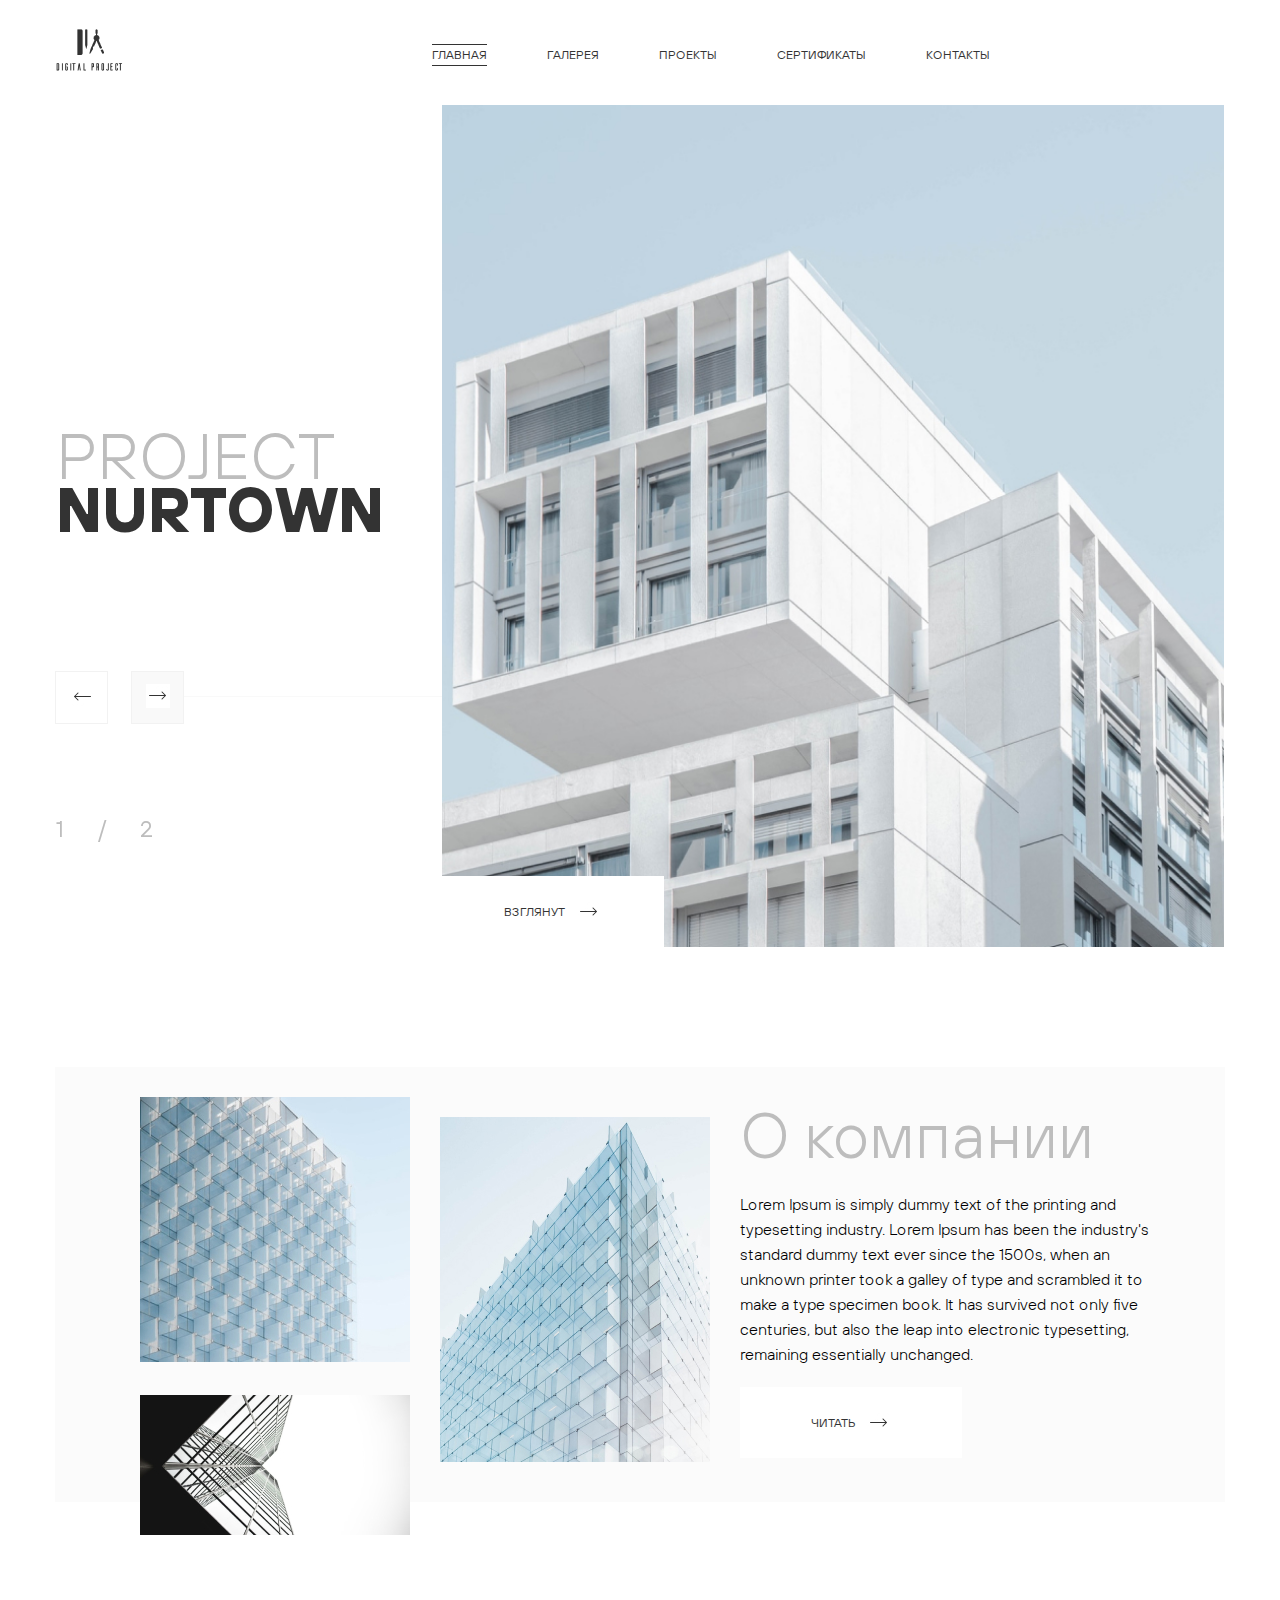
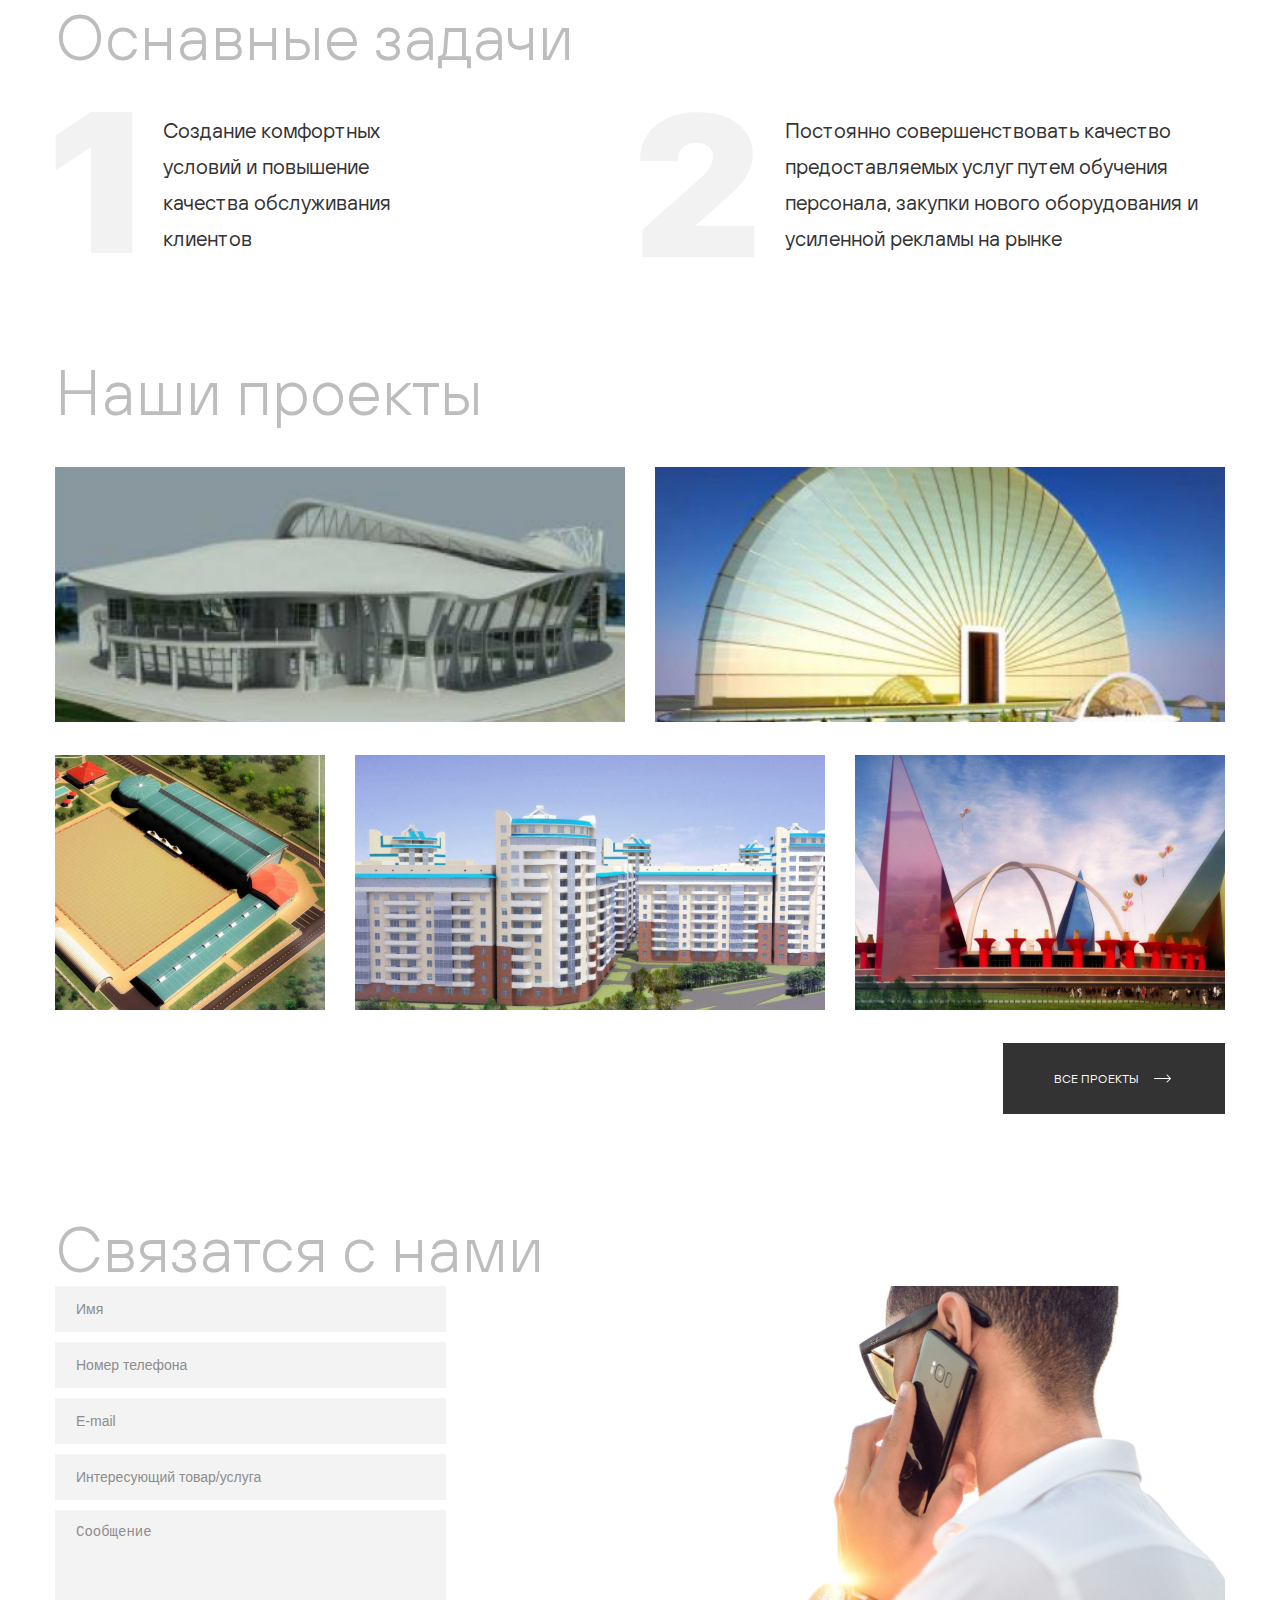
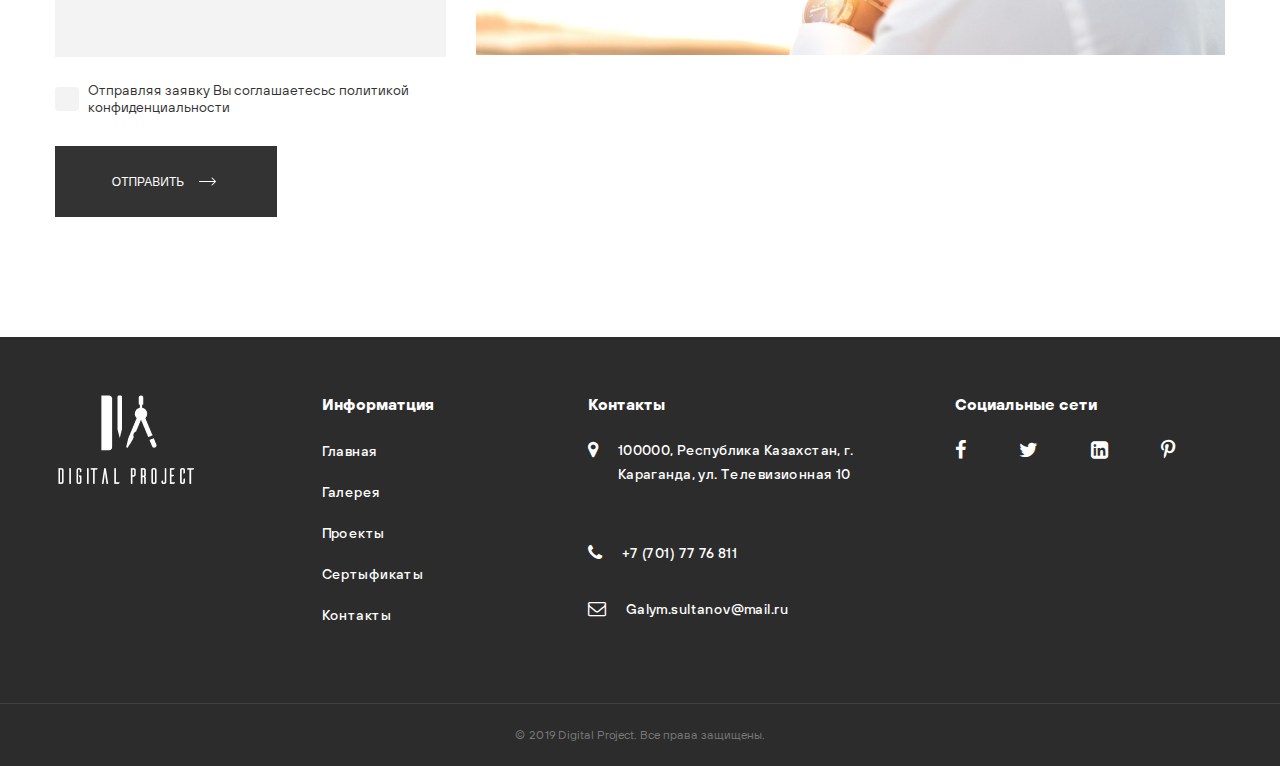
<file: app/index.html>
<!DOCTYPE html>
<html lang="en">

<head>
    <meta charset="UTF-8">
    <meta name="viewport" content="width=device-width, initial-scale=1.0">
    <title>Nurtown</title>
    
    <link rel="stylesheet" href="css/font-awesome.min.css">
    <link rel="stylesheet" href="css/jquery.fancybox.min.css">
    <link rel="stylesheet" href="css/bootstrap-grid.min.css">
    <link rel="stylesheet" href="css/animate.min.css">
    <link rel="stylesheet" href="css/slick.css">
    <link rel="stylesheet" href="css/style.min.css">
</head>
<body>

 <header class="header">
     <div class="container">
        <nav class="header-nav">
            <a href="index.html" class="logo"><img src="img/Logo_nav.png" alt=""></a>
            <ul class="header-menu">
                <li class="header-menu__item"><a href="index.html" class="header-menu__link header-menu__link_active">Главная</a></li>
                <li class="header-menu__item"><a href="gallery.html" class="header-menu__link">галерея</a></li>
                <li class="header-menu__item"><a href="projects.html" class="header-menu__link">проекты</a></li>
                <li class="header-menu__item"><a href="sertificate.html" class="header-menu__link">сертификаты</a></li>
                <li class="header-menu__item"><a href="contact.html" class="header-menu__link">контакты</a></li>
            </ul>
        </nav>
        <div class="header-slider">
            <div class="header-slider__item">
                <div class="header-slider__text">
                    <p class="header-slider__title title">project</p>
                    <p class="header-slider__subtitle subtitle">nurtown</p>
                    <div class="header-slider__line"></div>
                    <div class="header-slider__num">
                        <span>1</span>
                        <span>/</span>
                        <span>2</span>
                    </div>
                </div>
                <div class="header-slider__media">
                    <img src="img/slider1.jpg" alt="" class="header-slider__img">
                    <a href="projects-single.html" class="header-slider__link link">взглянут<img src="img/arrow-right.jpg" alt=""></a>
                </div>
            </div>
            <div class="header-slider__item">
                <div class="header-slider__text">
                    <p class="header-slider__title title">project</p>
                    <p class="header-slider__subtitle subtitle">tashkent</p>
                    <div class="header-slider__line"></div>
                    <div class="header-slider__num">
                        <span>2</span>
                        <span>/</span>
                        <span>2</span>
                    </div>
                </div>
                <div class="header-slider__media">
                    <img src="img/slider1.jpg" alt="" class="header-slider__img">
                    <a href="projects-single.html" class="header-slider__link link">взглянут<img src="img/arrow-right.jpg" alt=""></a>
                </div>
            </div>
        </div>
     </div>
 </header>
        
 <section class="about">
     <div class="container">
         <div class="about-content">
             <div class="about-photo">
                 <div class="about-photo__left">
                     <img src="img/about left_1.jpg" alt="">
                     <img src="img/about photo 2.jpg" alt="">
                 </div>
                 <div class="about-photo__right">
                     <img src="img/about_photo3.jpg" alt="">
                 </div>
             </div>
             <div class="about-text">
                 <h2 class="about-text__title">О компании</h2>
                 <p class="about-text__subtitle">Lorem Ipsum is simply dummy text of the printing and typesetting industry. Lorem Ipsum has been the industry's standard dummy text ever since the 1500s, when an unknown printer took a galley of type and scrambled it to make a type specimen book. It has survived not only five centuries, but also the leap into electronic typesetting, remaining essentially unchanged.</p>
                 <a href="contact.html" class="link">Читать <img src="img/arrow-right.jpg" alt=""></a>
             </div>
         </div>
     </div>
 </section>   
       
  <section class="tasks">
      <div class="container">
          <h2 class="title">Оснавные задачи</h2>
          <div class="tasks-content">
              <div class="tasks-content__item">
                  <img src="img/1.png" alt="" class="tasks-content__img">
                  <p class="tasks-content__text">Создание комфортных условий и повышение качества обслуживания клиентов</p>
              </div>
              <div class="tasks-content__item">
                  <img src="img/2.png" alt="" class="tasks-content__img">
                  <p class="tasks-content__text">Постоянно совершенствовать качество предоставляемых услуг путем обучения персонала, закупки нового оборудования и усиленной рекламы на рынке</p>
              </div>
          </div>
      </div>
  </section>      
        
   <section class="projects">
       <div class="container">
           <h2 class="title">Наши проекты</h2>
           <div class="projects-content">
               <div class="projects-content__item">
                   <img src="img/projects2.jpg" alt="" class="project-content__img">
                   <div class="projects-content__media projects-content__media_1">
                       <h5 class="projects-content__title projects-content__title_1">досуговый центр</h5>
                       <a href="projects-single.html" class="projects-content__link">Подробнее <img src="img/arrow-projects.png" alt=""></a>
                   </div>
               </div>
               <div class="projects-content__item">
                   <img src="img/projects1.jpg" alt="" class="project-content__img">
                   <div class="projects-content__media projects-content__media_2">
                       <h5 class="projects-content__title projects-content__title_2">досуговый центр</h5>
                       <a href="projects-single.html" class="projects-content__link">Подробнее <img src="img/arrow-projects.png" alt=""></a>
                   </div>
               </div>
               <div class="projects-content__item">
                   <img src="img/projects3.jpg" alt="" class="project-content__img">
                   <div class="projects-content__media projects-content__media_3">
                       <h5 class="projects-content__title projects-content__title_3">Детская площадка</h5>
                       <a href="projects-single.html" class="projects-content__link">Подробнее <img src="img/arrow-projects.png" alt=""></a>
                   </div>
               </div>
               <div class="projects-content__item">
                   <img src="img/projects4.jpg" alt="" class="project-content__img">
                   <div class="projects-content__media projects-content__media_4">
                       <h5 class="projects-content__title projects-content__title_4">Жилые дома</h5>
                       <a href="projects-single.html" class="projects-content__link">Подробнее <img src="img/arrow-projects.png" alt=""></a>
                   </div>
               </div>
               <div class="projects-content__item">
                   <img src="img/projects5.jpg" alt="" class="project-content__img">
                   <div class="projects-content__media projects-content__media_5">
                       <h5 class="projects-content__title projects-content__title_5">Развелекательный парк</h5>
                       <a href="projects-single.html" class="projects-content__link">Подробнее <img src="img/arrow-projects.png" alt=""></a>
                   </div>
               </div>
               <a href="projects.html" class="projects-content__all link link_dark">все проекты<img src="img/arrow-projects.png" alt=""></a>
           </div>
       </div>
   </section>     
        
    <section class="contact">
        <div class="container">
            <h2 class="title">Связатся с нами</h2>
            <div class="contact-content">
                <form action="" class="contact-form">
                    <input type="text" class="contact-form__input" placeholder="Имя">
                    <input type="text" class="contact-form__input" placeholder="Номер телефона">
                    <input type="text" class="contact-form__input" placeholder="E-mail">
                    <input type="text" class="contact-form__input" placeholder="Интересующий товар/услуга">
                    <textarea class="contact-form__text" placeholder="Сообщение"></textarea>
                    <label class="contact-form__accept">
                        <input type="checkbox" class="contact-form__checkbox"> 
                        <span class="contact-form__custom"></span>
                        Отправляя заявку Вы соглашаетесьс политикой конфиденциальности
                    </label>
                    <button class="contact-form__btn link link_dark">отправить <img src="img/arrow-projects.png" alt=""></button>
                </form>
                <img src="img/contact_photo.jpg" alt="" class="contact-content__img">
            </div>
        </div>
    </section>    
        
    
    <footer class="footer">
        <div class="container">
            <div class="row footer__row">
                <div class="col-xl-2 col-lg-2 col-md-3">
                    <a href="" class="footer logo"><img src="img/footer_logo.png" alt=""></a>
                </div>
                <div class="col-xl-2 col-lg-2 col-md-4">
                    <h6 class="footer__title">Информатция</h6>
                    <ul class="footer-list">
                        <li class="footer-list__item"><a href="index.html" class="footer-list__link">Главная</a></li>
                        <li class="footer-list__item"><a href="gallery.html" class="footer-list__link">Галерея</a></li>
                        <li class="footer-list__item"><a href="projects.html" class="footer-list__link">Проекты</a></li>
                        <li class="footer-list__item"><a href="sertificate.html" class="footer-list__link">Сертыфикаты</a></li>
                        <li class="footer-list__item"><a href="contact.html" class="footer-list__link">Контакты</a></li>
                    </ul>
                </div>
                <div class="col-xl-3 col-lg-4 col-md-5">
                    <h6 class="footer__title">Контакты</h6>
                    <ul class="footer-address">
                        <li class="footer-address__item"><a href="" class="footer-address__link">
                            <i class="fa fa-map-marker"></i>
                            100000, Республика  Казахстан, 
                            г. Караганда, ул. Телевизионная 10
                        </a></li>
                        <li class="footer-address__item"><a href="" class="footer-address__link">
                            <i class="fa fa-phone"></i>
                            +7 (701) 77 76 811
                        </a></li>
                        <li class="footer-address__item"><a href="" class="footer-address__link">
                            <i class="fa fa-envelope-o"></i>
                            Galym.sultanov@mail.ru
                        </a></li>
                    </ul>
                </div>
                <div class="col-xl-3 col-lg-4 footer__col">
                    <h6 class="footer__title">Социальные сети</h6>
                    <div class="footer-social">
                        <a href="" class="footer-social__link"><i class="fa fa-facebook"></i></a>
                        <a href="" class="footer-social__link"><i class="fa fa-twitter"></i></a>
                        <a href="" class="footer-social__link"><i class="fa fa-linkedin-square"></i></a>
                        <a href="" class="footer-social__link"><i class="fa fa-pinterest-p"></i></a>
                    </div>
                </div>
            </div>
        </div>
        <p class="footer__copy">© 2019 Digital Project. Все права защищены.</p>
    </footer>
        
    <div class="content-form__overlay"></div>


    <div class="success">
        <button class="success__close"><img src="img/close.png" alt=""></button>
        <img src="img/success.png" alt="">
        <p class="success__title">Спасибо!</p>
        <p class="success__text">Ваше сообщение отправлено мы свяжемся с вами в ближайшее время</p>
        <button class="success__btn link link_dark">ВЕРНУТСЯ НАЗАД</button>
    </div>
    
    
    
    
    
    
    

    <script src="js/jquery-3.5.1.min.js"></script>
    <script src="js/jquery.fancybox.min.js"></script>
    <script src="js/jquery.waypoints.min.js"></script>
    <script src="js/jquery.counterup.min.js"></script>
    <script src="js/wow.min.js"></script>
    <script src="js/slick.js"></script>
    <script src="js/script.js"></script>
</body>

</html>
</file>
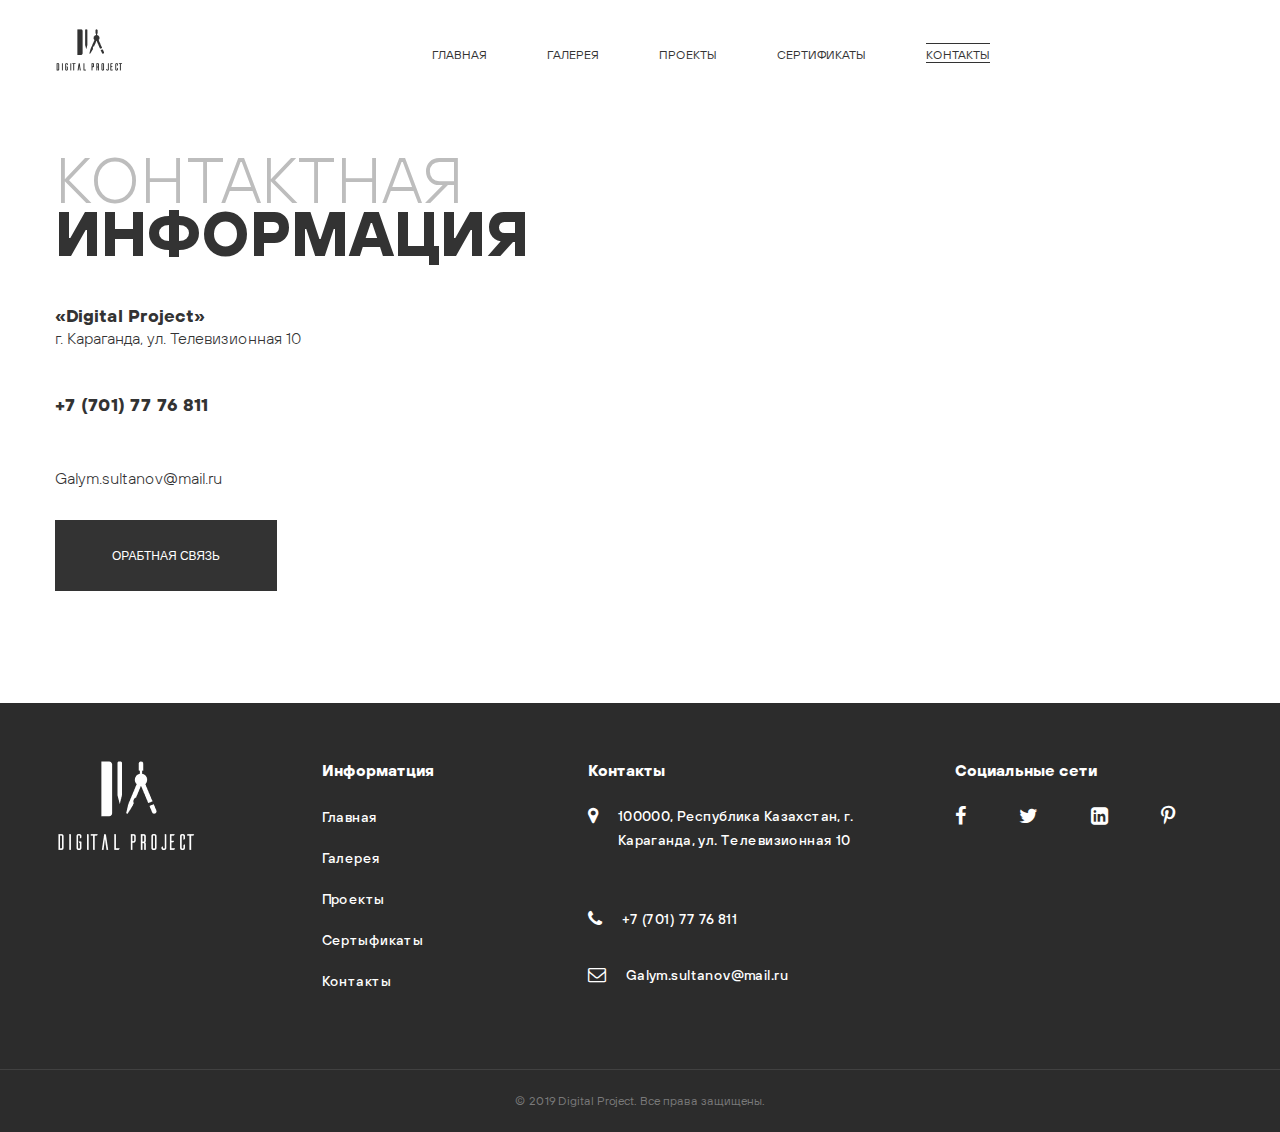
<file: app/contact.html>
<!DOCTYPE html>
<html lang="en">

<head>
    <meta charset="UTF-8">
    <meta name="viewport" content="width=device-width, initial-scale=1.0">
    <title>Nurtown</title>
    
    <link rel="stylesheet" href="css/font-awesome.min.css">
    <link rel="stylesheet" href="css/jquery.fancybox.min.css">
    <link rel="stylesheet" href="css/bootstrap-grid.min.css">
    <link rel="stylesheet" href="css/animate.min.css">
    <link rel="stylesheet" href="css/slick.css">
    <link rel="stylesheet" href="css/style.min.css">
</head>
<body>

 <header class="header">
    <div class="container">
        <nav class="header-nav">
            <a href="index.html" class="logo"><img src="img/Logo_nav.png" alt=""></a>
            <ul class="header-menu">
                <li class="header-menu__item"><a href="index.html" class="header-menu__link">Главная</a></li>
                <li class="header-menu__item"><a href="gallery.html" class="header-menu__link">галерея</a></li>
                <li class="header-menu__item"><a href="projects.html" class="header-menu__link">проекты</a></li>
                <li class="header-menu__item"><a href="sertificate.html" class="header-menu__link ">сертификаты</a></li>
                <li class="header-menu__item header-menu__link_active"><a href="contact.html" class="header-menu__link">контакты</a></li>
            </ul>
        </nav>
    </div>
 </header>
 
 <section class="content">
     <div class="container">
         <div class="row">
             <div class="col-xl-5 content__col">
                <h2 class="title content__title">Контактная</h2>
                <p class="subtitle">Информация</p>
                <p class="content__address"><span>«Digital Project»</span>г. Караганда, ул. Телевизионная 10</p>
                <a href="tel:+7 (701) 77 76 811" class="content__phone">+7 (701) 77 76 811</a>
                <a href="mailto:Galym.sultanov@mail.ru" class="content__mail">Galym.sultanov@mail.ru</a>
                <button class="content__feedback link link_dark">Орабтная связь</button>
             </div>
         </div>
     </div>
     <iframe class="content__map" 
     src="https://www.google.com/maps/embed?pb=!1m18!1m12!1m3!1d193257.48162993294!2d69.39221632150901!3d40.8137249933417!2m3!1f0!2f0!3f0!3m2!1i1024!2i768!4f13.1!3m3!1m2!1s0x38ae2e56090e9749%3A0xf777c49f183cf932!2z0J_RgdC60LXQvdGC0YHQutC40Lkg0YDQsNC50L7QvSwg0KPQt9Cx0LXQutC40YHRgtCw0L0!5e0!3m2!1sru!2s!4v1615545459051!5m2!1sru!2s" style="border:0;" allowfullscreen="" loading="lazy"></iframe>
 </section>
 
 
 
 
 
 
 
 
 
 
 
 
 <footer class="footer">
    <div class="container">
        <div class="row footer__row">
            <div class="col-xl-2">
                <a href="" class="footer logo"><img src="img/footer_logo.png" alt=""></a>
            </div>
            <div class="col-xl-2">
                <h6 class="footer__title">Информатция</h6>
                <ul class="footer-list">
                    <li class="footer-list__item"><a href="index.html" class="footer-list__link">Главная</a></li>
                    <li class="footer-list__item"><a href="gallery.html" class="footer-list__link">Галерея</a></li>
                    <li class="footer-list__item"><a href="projects.html" class="footer-list__link">Проекты</a></li>
                    <li class="footer-list__item"><a href="sertificate.html" class="footer-list__link">Сертыфикаты</a></li>
                    <li class="footer-list__item"><a href="contact.html" class="footer-list__link">Контакты</a></li>
                </ul>
            </div>
            <div class="col-xl-3">
                <h6 class="footer__title">Контакты</h6>
                <ul class="footer-address">
                    <li class="footer-address__item"><a href="" class="footer-address__link">
                        <i class="fa fa-map-marker"></i>
                        100000, Республика  Казахстан, 
                        г. Караганда, ул. Телевизионная 10
                    </a></li>
                    <li class="footer-address__item"><a href="" class="footer-address__link">
                        <i class="fa fa-phone"></i>
                        +7 (701) 77 76 811
                    </a></li>
                    <li class="footer-address__item"><a href="" class="footer-address__link">
                        <i class="fa fa-envelope-o"></i>
                        Galym.sultanov@mail.ru
                    </a></li>
                </ul>
            </div>
            <div class="col-xl-3">
                <h6 class="footer__title">Социальные сети</h6>
                <div class="footer-social">
                    <a href="" class="footer-social__link"><i class="fa fa-facebook"></i></a>
                    <a href="" class="footer-social__link"><i class="fa fa-twitter"></i></a>
                    <a href="" class="footer-social__link"><i class="fa fa-linkedin-square"></i></a>
                    <a href="" class="footer-social__link"><i class="fa fa-pinterest-p"></i></a>
                </div>
            </div>
        </div>
    </div>
    <p class="footer__copy">© 2019 Digital Project. Все права защищены.</p>
</footer>
    

<div class="content-form__wrap">
   <form action="" class="contact-form content-form">
        <h5 class="content-form__title">Задать вопрос</h5>
        <input type="text" class="contact-form__input" placeholder="Имя">
        <input type="text" class="contact-form__input" placeholder="Номер телефона">
        <input type="text" class="contact-form__input" placeholder="E-mail">
        <input type="text" class="contact-form__input" placeholder="Интересующий товар/услуга">
        <textarea class="contact-form__text" placeholder="Сообщение"></textarea>
        <label class="contact-form__accept">
            <input type="checkbox" class="contact-form__checkbox"> 
            <span class="contact-form__custom"></span>
            Отправляя заявку Вы соглашаетесьс политикой конфиденциальности
        </label>
        <button class="contact-form__btn link link_dark content-form__btn">отправить</button>
        <button type="button" class="content-form__close"><img src="img/close.png" alt=""></button>
    </form> 
</div>
<div class="content-form__overlay"></div>


    <div class="success">
        <button class="success__close"><img src="img/close.png" alt=""></button>
        <img src="img/success.png" alt="">
        <p class="success__title">Спасибо!</p>
        <p class="success__text">Ваше сообщение отправлено мы свяжемся с вами в ближайшее время</p>
        <button class="success__btn link link_dark">ВЕРНУТСЯ НАЗАД</button>
    </div>








<script src="js/jquery-3.5.1.min.js"></script>
<script src="js/jquery.fancybox.min.js"></script>
<script src="js/jquery.waypoints.min.js"></script>
<script src="js/jquery.counterup.min.js"></script>
<script src="js/wow.min.js"></script>
<script src="js/slick.js"></script>
<script src="js/script.js"></script>
</body>

</html>
</file>
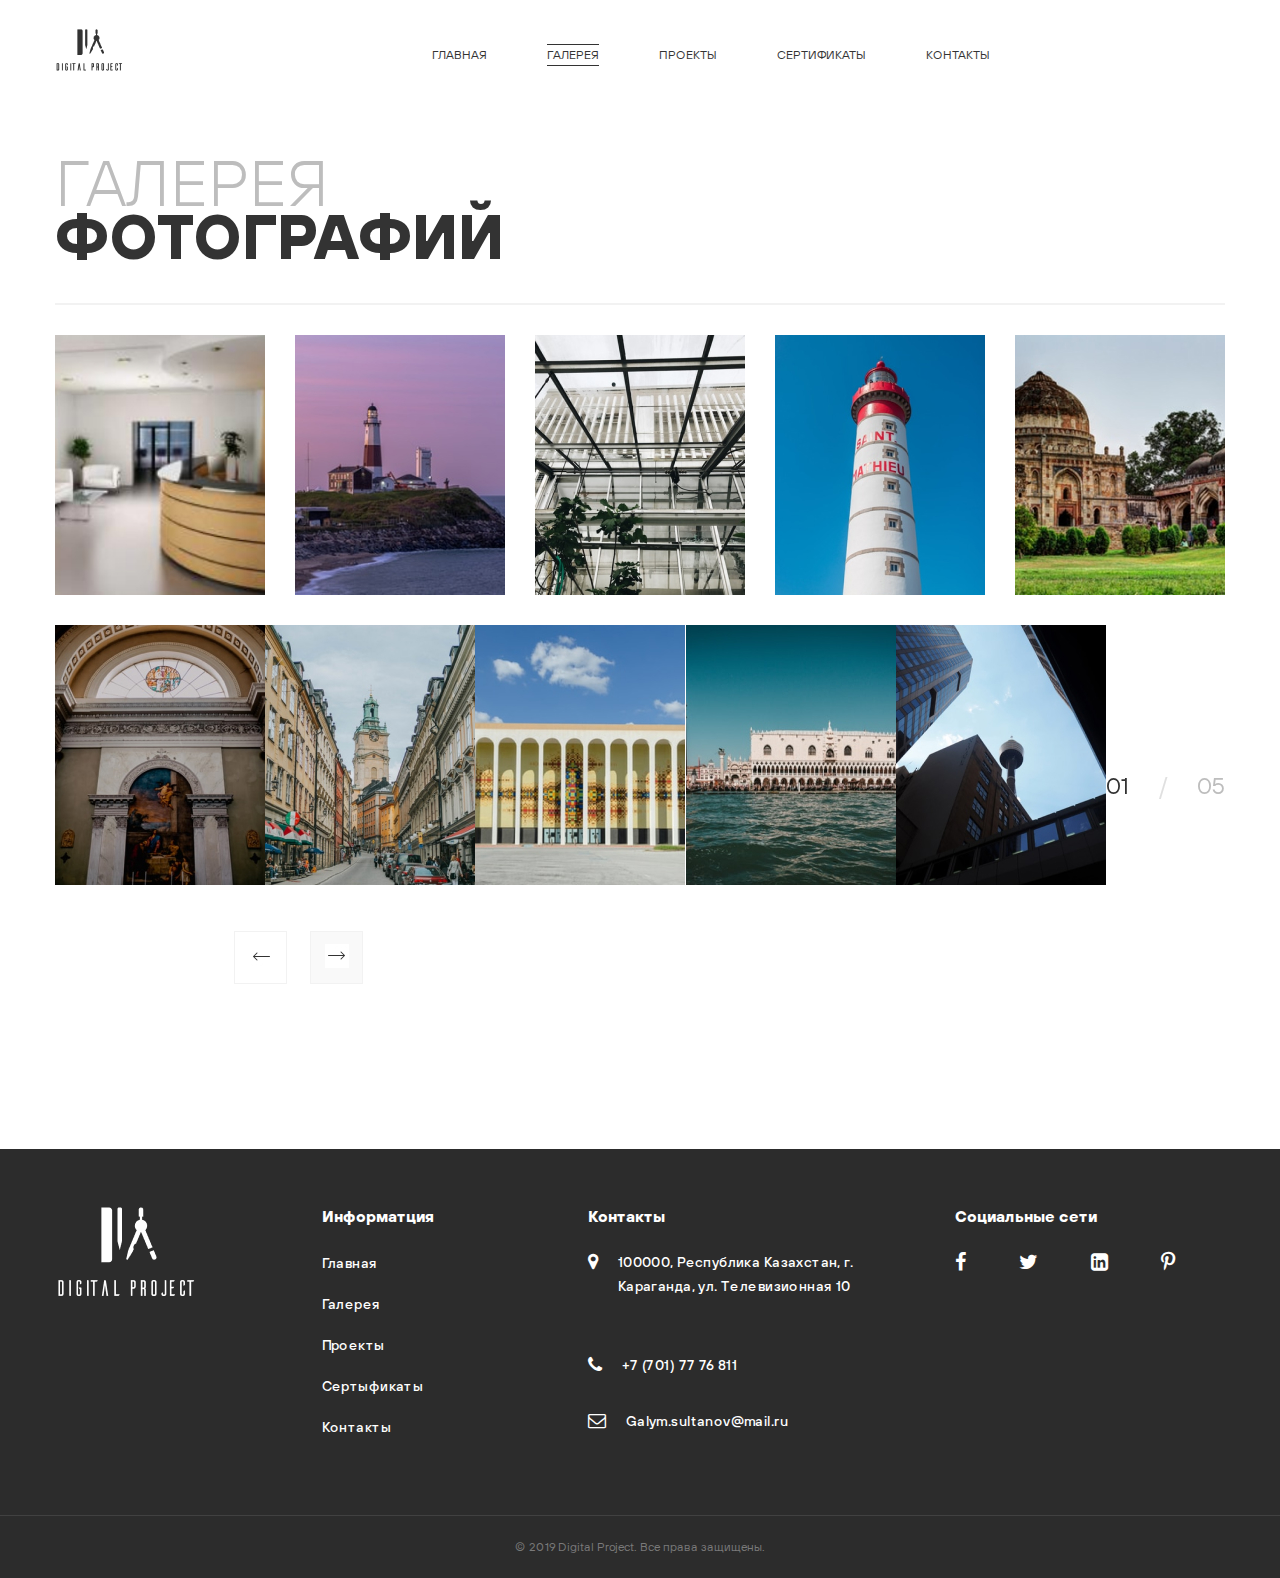
<file: app/gallery.html>
<!DOCTYPE html>
<html lang="en">

<head>
    <meta charset="UTF-8">
    <meta name="viewport" content="width=device-width, initial-scale=1.0">
    <title>Nurtown</title>
    
    <link rel="stylesheet" href="css/font-awesome.min.css">
    <link rel="stylesheet" href="css/jquery.fancybox.min.css">
    <link rel="stylesheet" href="css/bootstrap-grid.min.css">
    <link rel="stylesheet" href="css/animate.min.css">
    <link rel="stylesheet" href="css/slick.css">
    <link rel="stylesheet" href="css/style.min.css">
</head>
<body>

 <header class="header">
    <div class="container">
        <nav class="header-nav">
            <a href="index.html" class="logo"><img src="img/Logo_nav.png" alt=""></a>
            <ul class="header-menu">
                <li class="header-menu__item"><a href="index.html" class="header-menu__link">Главная</a></li>
                <li class="header-menu__item"><a href="gallery.html" class="header-menu__link header-menu__link_active">галерея</a></li>
                <li class="header-menu__item"><a href="projects.html" class="header-menu__link">проекты</a></li>
                <li class="header-menu__item"><a href="sertificate.html" class="header-menu__link">сертификаты</a></li>
                <li class="header-menu__item"><a href="contact.html" class="header-menu__link">контакты</a></li>
            </ul>
        </nav>
    </div>
 </header>
 
 <section class="gallery">
     <div class="container">
         <h2 class="gallery__title title">галерея</h2>
         <p class="subtitle">фотографий</p>
         <div class="line"></div>
         <div class="gallery-slider">
             <div>
                 <div class="gallery-slider__wrap">
                     <div class="gallery-slider__item">
                         <img src="img/gallery_img1.jpg" alt="" class="gallery-slider-img">
                         <div class="gallery-slider__about">
                             <p class="gallery-slider__text">Описание или пояснение к изображению.</p>
                         </div>
                     </div>
                     <div class="gallery-slider__item">
                         <img src="img/gallery_img2.jpg" alt="" class="gallery-slider-img">
                         <div class="gallery-slider__about">
                             <p class="gallery-slider__text">Описание или пояснение к изображению.</p>
                         </div>
                     </div>
                     <div class="gallery-slider__item">
                         <img src="img/gallery_img3.jpg" alt="" class="gallery-slider-img">
                         <div class="gallery-slider__about">
                             <p class="gallery-slider__text">Описание или пояснение к изображению.</p>
                         </div>
                     </div>
                     <div class="gallery-slider__item">
                         <img src="img/gallery_img4.jpg" alt="" class="gallery-slider-img">
                         <div class="gallery-slider__about">
                             <p class="gallery-slider__text">Описание или пояснение к изображению.</p>
                         </div>
                     </div>
                     <div class="gallery-slider__item">
                         <img src="img/gallery_img5.jpg" alt="" class="gallery-slider-img">
                         <div class="gallery-slider__about">
                             <p class="gallery-slider__text">Описание или пояснение к изображению.</p>
                         </div>
                     </div>
                     <div class="gallery-slider__item">
                         <img src="img/gallery_img6.jpg" alt="" class="gallery-slider-img">
                         <div class="gallery-slider__about">
                             <p class="gallery-slider__text">Описание или пояснение к изображению.</p>
                         </div>
                     </div>
                     <div class="gallery-slider__item">
                         <img src="img/gallery_img7.jpg" alt="" class="gallery-slider-img">
                         <div class="gallery-slider__about">
                             <p class="gallery-slider__text">Описание или пояснение к изображению.</p>
                         </div>
                     </div>
                     <div class="gallery-slider__item">
                         <img src="img/gallery_img8.jpg" alt="" class="gallery-slider-img">
                         <div class="gallery-slider__about">
                             <p class="gallery-slider__text">Описание или пояснение к изображению.</p>
                         </div>
                     </div>
                     <div class="gallery-slider__item">
                         <img src="img/gallery_img9.jpg" alt="" class="gallery-slider-img">
                         <div class="gallery-slider__about">
                             <p class="gallery-slider__text">Описание или пояснение к изображению.</p>
                         </div>
                     </div>
                     <div class="gallery-slider__item">
                         <img src="img/gallery_img10.jpg" alt="" class="gallery-slider-img">
                         <div class="gallery-slider__about">
                             <p class="gallery-slider__text">Описание или пояснение к изображению.</p>
                         </div>
                     </div>
                     <div class="gallery-slider__num">
                         <span>01</span>
                         <span>/</span>
                         <span>05</span>
                     </div>
                 </div>
             </div>
             <div>
                 <div class="gallery-slider__wrap">
                     <div class="gallery-slider__item">
                         <img src="img/gallery_img1.jpg" alt="" class="gallery-slider-img">
                         <div class="gallery-slider__about">
                             <p class="gallery-slider__text">Описание или пояснение к изображению.</p>
                         </div>
                     </div>
                     <div class="gallery-slider__item">
                         <img src="img/gallery_img2.jpg" alt="" class="gallery-slider-img">
                         <div class="gallery-slider__about">
                             <p class="gallery-slider__text">Описание или пояснение к изображению.</p>
                         </div>
                     </div>
                     <div class="gallery-slider__item">
                         <img src="img/gallery_img3.jpg" alt="" class="gallery-slider-img">
                         <div class="gallery-slider__about">
                             <p class="gallery-slider__text">Описание или пояснение к изображению.</p>
                         </div>
                     </div>
                     <div class="gallery-slider__item">
                         <img src="img/gallery_img4.jpg" alt="" class="gallery-slider-img">
                         <div class="gallery-slider__about">
                             <p class="gallery-slider__text">Описание или пояснение к изображению.</p>
                         </div>
                     </div>
                     <div class="gallery-slider__item">
                         <img src="img/gallery_img5.jpg" alt="" class="gallery-slider-img">
                         <div class="gallery-slider__about">
                             <p class="gallery-slider__text">Описание или пояснение к изображению.</p>
                         </div>
                     </div>
                     <div class="gallery-slider__item">
                         <img src="img/gallery_img6.jpg" alt="" class="gallery-slider-img">
                         <div class="gallery-slider__about">
                             <p class="gallery-slider__text">Описание или пояснение к изображению.</p>
                         </div>
                     </div>
                     <div class="gallery-slider__item">
                         <img src="img/gallery_img7.jpg" alt="" class="gallery-slider-img">
                         <div class="gallery-slider__about">
                             <p class="gallery-slider__text">Описание или пояснение к изображению.</p>
                         </div>
                     </div>
                     <div class="gallery-slider__item">
                         <img src="img/gallery_img8.jpg" alt="" class="gallery-slider-img">
                         <div class="gallery-slider__about">
                             <p class="gallery-slider__text">Описание или пояснение к изображению.</p>
                         </div>
                     </div>
                     <div class="gallery-slider__item">
                         <img src="img/gallery_img9.jpg" alt="" class="gallery-slider-img">
                         <div class="gallery-slider__about">
                             <p class="gallery-slider__text">Описание или пояснение к изображению.</p>
                         </div>
                     </div>
                     <div class="gallery-slider__item">
                         <img src="img/gallery_img10.jpg" alt="" class="gallery-slider-img">
                         <div class="gallery-slider__about">
                             <p class="gallery-slider__text">Описание или пояснение к изображению.</p>
                         </div>
                     </div>
                     <div class="gallery-slider__num">
                         <span>02</span>
                         <span>/</span>
                         <span>05</span>
                     </div>
                 </div>
             </div>
             <div>
                 <div class="gallery-slider__wrap">
                     <div class="gallery-slider__item">
                         <img src="img/gallery_img1.jpg" alt="" class="gallery-slider-img">
                         <div class="gallery-slider__about">
                             <p class="gallery-slider__text">Описание или пояснение к изображению.</p>
                         </div>
                     </div>
                     <div class="gallery-slider__item">
                         <img src="img/gallery_img2.jpg" alt="" class="gallery-slider-img">
                         <div class="gallery-slider__about">
                             <p class="gallery-slider__text">Описание или пояснение к изображению.</p>
                         </div>
                     </div>
                     <div class="gallery-slider__item">
                         <img src="img/gallery_img3.jpg" alt="" class="gallery-slider-img">
                         <div class="gallery-slider__about">
                             <p class="gallery-slider__text">Описание или пояснение к изображению.</p>
                         </div>
                     </div>
                     <div class="gallery-slider__item">
                         <img src="img/gallery_img4.jpg" alt="" class="gallery-slider-img">
                         <div class="gallery-slider__about">
                             <p class="gallery-slider__text">Описание или пояснение к изображению.</p>
                         </div>
                     </div>
                     <div class="gallery-slider__item">
                         <img src="img/gallery_img5.jpg" alt="" class="gallery-slider-img">
                         <div class="gallery-slider__about">
                             <p class="gallery-slider__text">Описание или пояснение к изображению.</p>
                         </div>
                     </div>
                     <div class="gallery-slider__item">
                         <img src="img/gallery_img6.jpg" alt="" class="gallery-slider-img">
                         <div class="gallery-slider__about">
                             <p class="gallery-slider__text">Описание или пояснение к изображению.</p>
                         </div>
                     </div>
                     <div class="gallery-slider__item">
                         <img src="img/gallery_img7.jpg" alt="" class="gallery-slider-img">
                         <div class="gallery-slider__about">
                             <p class="gallery-slider__text">Описание или пояснение к изображению.</p>
                         </div>
                     </div>
                     <div class="gallery-slider__item">
                         <img src="img/gallery_img8.jpg" alt="" class="gallery-slider-img">
                         <div class="gallery-slider__about">
                             <p class="gallery-slider__text">Описание или пояснение к изображению.</p>
                         </div>
                     </div>
                     <div class="gallery-slider__item">
                         <img src="img/gallery_img9.jpg" alt="" class="gallery-slider-img">
                         <div class="gallery-slider__about">
                             <p class="gallery-slider__text">Описание или пояснение к изображению.</p>
                         </div>
                     </div>
                     <div class="gallery-slider__item">
                         <img src="img/gallery_img10.jpg" alt="" class="gallery-slider-img">
                         <div class="gallery-slider__about">
                             <p class="gallery-slider__text">Описание или пояснение к изображению.</p>
                         </div>
                     </div>
                     <div class="gallery-slider__num">
                         <span>03</span>
                         <span>/</span>
                         <span>05</span>
                     </div>
                 </div>
             </div>
             <div>
                 <div class="gallery-slider__wrap">
                     <div class="gallery-slider__item">
                         <img src="img/gallery_img1.jpg" alt="" class="gallery-slider-img">
                         <div class="gallery-slider__about">
                             <p class="gallery-slider__text">Описание или пояснение к изображению.</p>
                         </div>
                     </div>
                     <div class="gallery-slider__item">
                         <img src="img/gallery_img2.jpg" alt="" class="gallery-slider-img">
                         <div class="gallery-slider__about">
                             <p class="gallery-slider__text">Описание или пояснение к изображению.</p>
                         </div>
                     </div>
                     <div class="gallery-slider__item">
                         <img src="img/gallery_img3.jpg" alt="" class="gallery-slider-img">
                         <div class="gallery-slider__about">
                             <p class="gallery-slider__text">Описание или пояснение к изображению.</p>
                         </div>
                     </div>
                     <div class="gallery-slider__item">
                         <img src="img/gallery_img4.jpg" alt="" class="gallery-slider-img">
                         <div class="gallery-slider__about">
                             <p class="gallery-slider__text">Описание или пояснение к изображению.</p>
                         </div>
                     </div>
                     <div class="gallery-slider__item">
                         <img src="img/gallery_img5.jpg" alt="" class="gallery-slider-img">
                         <div class="gallery-slider__about">
                             <p class="gallery-slider__text">Описание или пояснение к изображению.</p>
                         </div>
                     </div>
                     <div class="gallery-slider__item">
                         <img src="img/gallery_img6.jpg" alt="" class="gallery-slider-img">
                         <div class="gallery-slider__about">
                             <p class="gallery-slider__text">Описание или пояснение к изображению.</p>
                         </div>
                     </div>
                     <div class="gallery-slider__item">
                         <img src="img/gallery_img7.jpg" alt="" class="gallery-slider-img">
                         <div class="gallery-slider__about">
                             <p class="gallery-slider__text">Описание или пояснение к изображению.</p>
                         </div>
                     </div>
                     <div class="gallery-slider__item">
                         <img src="img/gallery_img8.jpg" alt="" class="gallery-slider-img">
                         <div class="gallery-slider__about">
                             <p class="gallery-slider__text">Описание или пояснение к изображению.</p>
                         </div>
                     </div>
                     <div class="gallery-slider__item">
                         <img src="img/gallery_img9.jpg" alt="" class="gallery-slider-img">
                         <div class="gallery-slider__about">
                             <p class="gallery-slider__text">Описание или пояснение к изображению.</p>
                         </div>
                     </div>
                     <div class="gallery-slider__item">
                         <img src="img/gallery_img10.jpg" alt="" class="gallery-slider-img">
                         <div class="gallery-slider__about">
                             <p class="gallery-slider__text">Описание или пояснение к изображению.</p>
                         </div>
                     </div>
                     <div class="gallery-slider__num">
                         <span>04</span>
                         <span>/</span>
                         <span>05</span>
                     </div>
                 </div>
             </div>
             <div>
                 <div class="gallery-slider__wrap">
                     <div class="gallery-slider__item">
                         <img src="img/gallery_img1.jpg" alt="" class="gallery-slider-img">
                         <div class="gallery-slider__about">
                             <p class="gallery-slider__text">Описание или пояснение к изображению.</p>
                         </div>
                     </div>
                     <div class="gallery-slider__item">
                         <img src="img/gallery_img2.jpg" alt="" class="gallery-slider-img">
                         <div class="gallery-slider__about">
                             <p class="gallery-slider__text">Описание или пояснение к изображению.</p>
                         </div>
                     </div>
                     <div class="gallery-slider__item">
                         <img src="img/gallery_img3.jpg" alt="" class="gallery-slider-img">
                         <div class="gallery-slider__about">
                             <p class="gallery-slider__text">Описание или пояснение к изображению.</p>
                         </div>
                     </div>
                     <div class="gallery-slider__item">
                         <img src="img/gallery_img4.jpg" alt="" class="gallery-slider-img">
                         <div class="gallery-slider__about">
                             <p class="gallery-slider__text">Описание или пояснение к изображению.</p>
                         </div>
                     </div>
                     <div class="gallery-slider__item">
                         <img src="img/gallery_img5.jpg" alt="" class="gallery-slider-img">
                         <div class="gallery-slider__about">
                             <p class="gallery-slider__text">Описание или пояснение к изображению.</p>
                         </div>
                     </div>
                     <div class="gallery-slider__item">
                         <img src="img/gallery_img6.jpg" alt="" class="gallery-slider-img">
                         <div class="gallery-slider__about">
                             <p class="gallery-slider__text">Описание или пояснение к изображению.</p>
                         </div>
                     </div>
                     <div class="gallery-slider__item">
                         <img src="img/gallery_img7.jpg" alt="" class="gallery-slider-img">
                         <div class="gallery-slider__about">
                             <p class="gallery-slider__text">Описание или пояснение к изображению.</p>
                         </div>
                     </div>
                     <div class="gallery-slider__item">
                         <img src="img/gallery_img8.jpg" alt="" class="gallery-slider-img">
                         <div class="gallery-slider__about">
                             <p class="gallery-slider__text">Описание или пояснение к изображению.</p>
                         </div>
                     </div>
                     <div class="gallery-slider__item">
                         <img src="img/gallery_img9.jpg" alt="" class="gallery-slider-img">
                         <div class="gallery-slider__about">
                             <p class="gallery-slider__text">Описание или пояснение к изображению.</p>
                         </div>
                     </div>
                     <div class="gallery-slider__item">
                         <img src="img/gallery_img10.jpg" alt="" class="gallery-slider-img">
                         <div class="gallery-slider__about">
                             <p class="gallery-slider__text">Описание или пояснение к изображению.</p>
                         </div>
                     </div>
                     <div class="gallery-slider__num">
                         <span>05</span>
                         <span>/</span>
                         <span>05</span>
                     </div>
                 </div>
             </div>
         </div>
     </div>
 </section>
 
 
 
 
 
 
 
 
 
 
 
 
 
 
 <footer class="footer">
    <div class="container">
        <div class="row footer__row">
            <div class="col-xl-2">
                <a href="" class="footer logo"><img src="img/footer_logo.png" alt=""></a>
            </div>
            <div class="col-xl-2">
                <h6 class="footer__title">Информатция</h6>
                <ul class="footer-list">
                    <li class="footer-list__item"><a href="index.html" class="footer-list__link">Главная</a></li>
                    <li class="footer-list__item"><a href="gallery.html" class="footer-list__link">Галерея</a></li>
                    <li class="footer-list__item"><a href="projects.html" class="footer-list__link">Проекты</a></li>
                    <li class="footer-list__item"><a href="sertificate.html" class="footer-list__link">Сертыфикаты</a></li>
                    <li class="footer-list__item"><a href="contact.html" class="footer-list__link">Контакты</a></li>
                </ul>
            </div>
            <div class="col-xl-3">
                <h6 class="footer__title">Контакты</h6>
                <ul class="footer-address">
                    <li class="footer-address__item"><a href="" class="footer-address__link">
                        <i class="fa fa-map-marker"></i>
                        100000, Республика  Казахстан, 
                        г. Караганда, ул. Телевизионная 10
                    </a></li>
                    <li class="footer-address__item"><a href="" class="footer-address__link">
                        <i class="fa fa-phone"></i>
                        +7 (701) 77 76 811
                    </a></li>
                    <li class="footer-address__item"><a href="" class="footer-address__link">
                        <i class="fa fa-envelope-o"></i>
                        Galym.sultanov@mail.ru
                    </a></li>
                </ul>
            </div>
            <div class="col-xl-3">
                <h6 class="footer__title">Социальные сети</h6>
                <div class="footer-social">
                    <a href="" class="footer-social__link"><i class="fa fa-facebook"></i></a>
                    <a href="" class="footer-social__link"><i class="fa fa-twitter"></i></a>
                    <a href="" class="footer-social__link"><i class="fa fa-linkedin-square"></i></a>
                    <a href="" class="footer-social__link"><i class="fa fa-pinterest-p"></i></a>
                </div>
            </div>
        </div>
    </div>
    <p class="footer__copy">© 2019 Digital Project. Все права защищены.</p>
</footer>
    

<script src="js/jquery-3.5.1.min.js"></script>
<script src="js/jquery.fancybox.min.js"></script>
<script src="js/jquery.waypoints.min.js"></script>
<script src="js/jquery.counterup.min.js"></script>
<script src="js/wow.min.js"></script>
<script src="js/slick.js"></script>
<script src="js/script.js"></script>
</body>

</html>
</file>
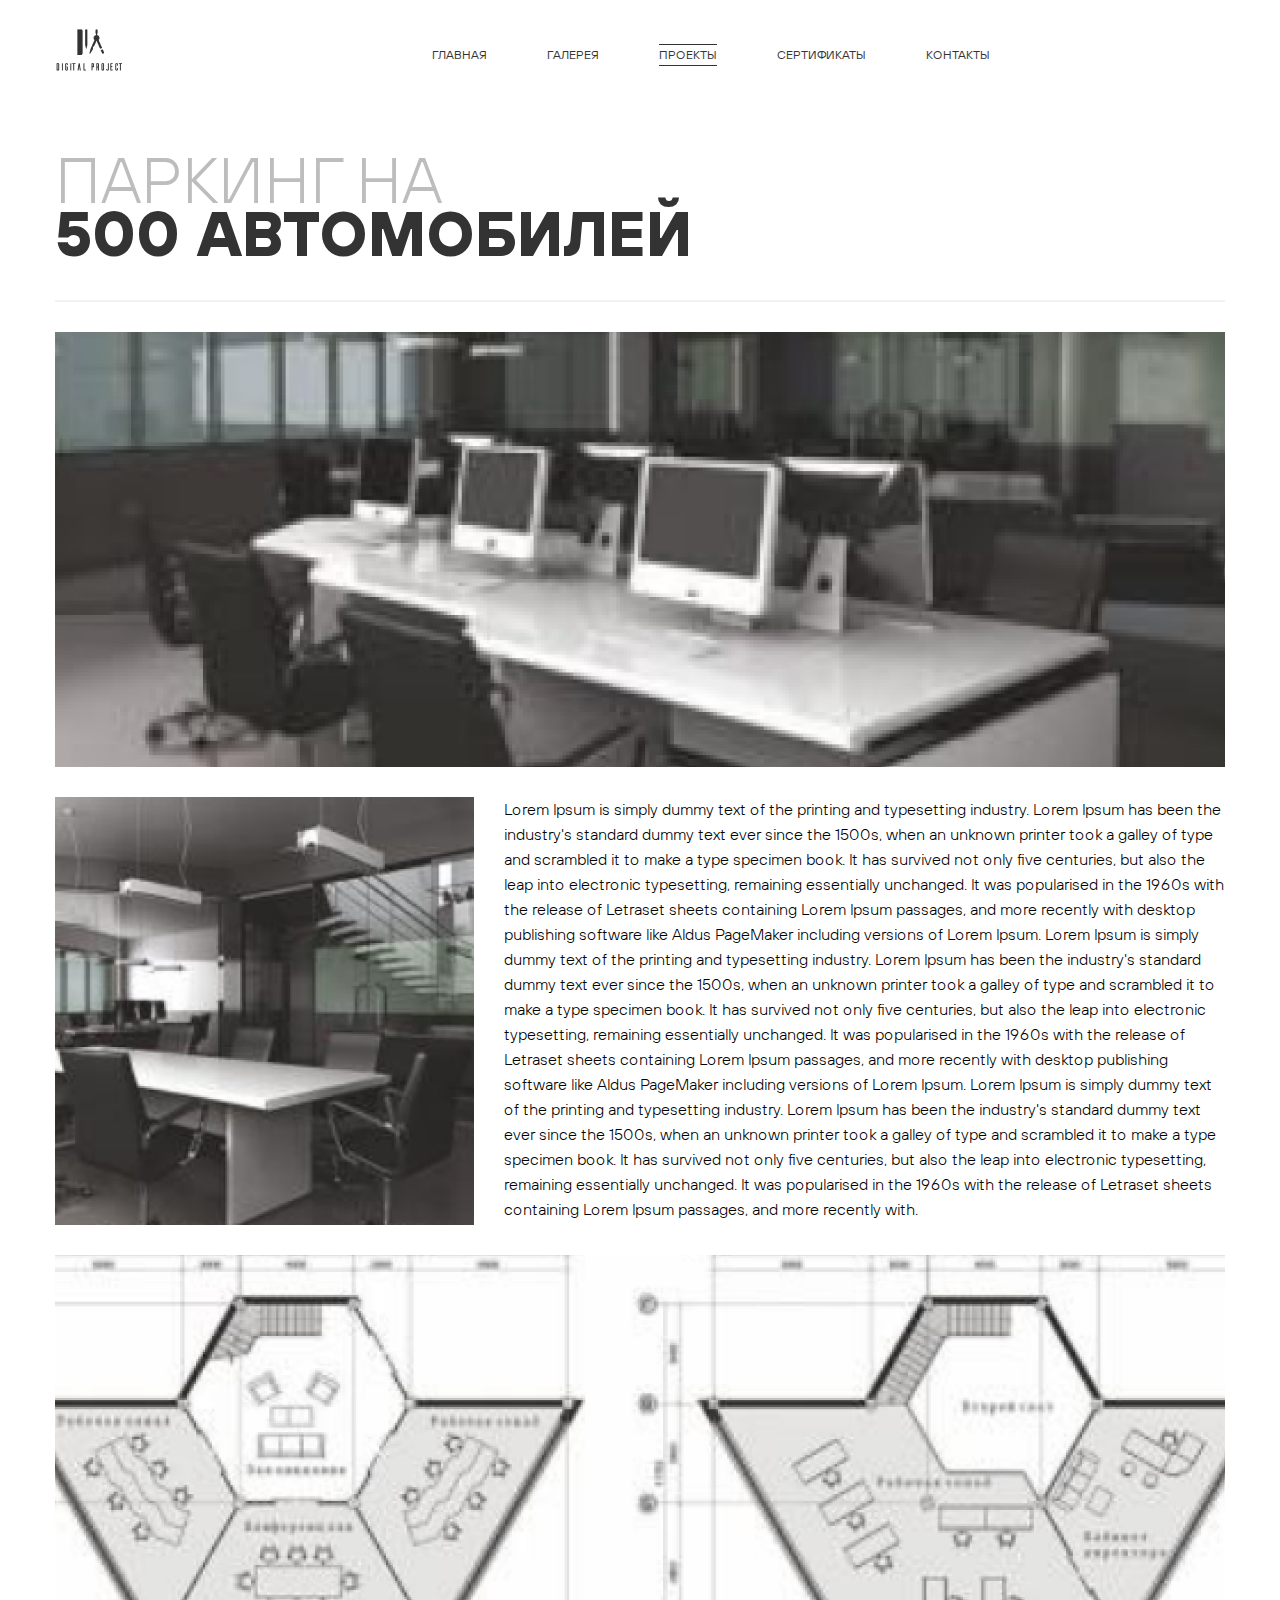
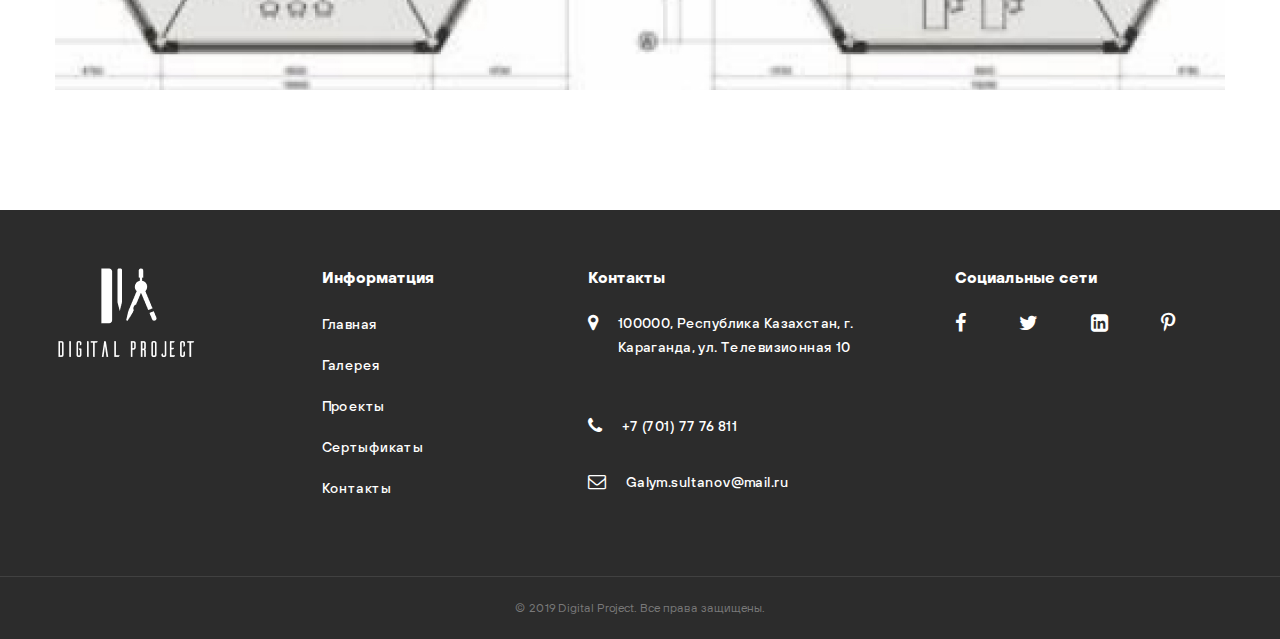
<file: app/projects-single.html>
<!DOCTYPE html>
<html lang="en">

<head>
    <meta charset="UTF-8">
    <meta name="viewport" content="width=device-width, initial-scale=1.0">
    <title>Nurtown</title>
    
    <link rel="stylesheet" href="css/font-awesome.min.css">
    <link rel="stylesheet" href="css/jquery.fancybox.min.css">
    <link rel="stylesheet" href="css/bootstrap-grid.min.css">
    <link rel="stylesheet" href="css/animate.min.css">
    <link rel="stylesheet" href="css/slick.css">
    <link rel="stylesheet" href="css/style.min.css">
</head>
<body>

 <header class="header">
    <div class="container">
        <nav class="header-nav">
            <a href="index.html" class="logo"><img src="img/Logo_nav.png" alt=""></a>
            <ul class="header-menu">
                <li class="header-menu__item"><a href="index.html" class="header-menu__link">Главная</a></li>
                <li class="header-menu__item"><a href="gallery.html" class="header-menu__link ">галерея</a></li>
                <li class="header-menu__item"><a href="projects.html" class="header-menu__link header-menu__link_active">проекты</a></li>
                <li class="header-menu__item"><a href="sertificate.html" class="header-menu__link">сертификаты</a></li>
                <li class="header-menu__item"><a href="contact.html" class="header-menu__link">контакты</a></li>
            </ul>
        </nav>
    </div>
 </header>
 
 <section class="single">
     <div class="container">
         <p class="title single__title">паркинг на</p>
         <p class="subtitle">500 автомобилей</p>
         <div class="line"></div>
         <div class="single-post">
             <img src="img/single1.jpg" alt="" class="single-post__banner">
             <div class="single-post__content">
                 <img src="img/single2.jpg" alt="" class="single-post__img">
                 <p class="single-post__text">Lorem Ipsum is simply dummy text of the printing and typesetting industry. Lorem Ipsum has been the industry's standard dummy text ever since the 1500s, when an unknown printer took a galley of type and scrambled it to make a type specimen book. It has survived not only five centuries, but also the leap into electronic typesetting, remaining essentially unchanged. It was popularised in the 1960s with the release of Letraset sheets containing Lorem Ipsum passages, and more recently with desktop publishing software like Aldus PageMaker including versions of Lorem Ipsum. Lorem Ipsum is simply dummy text of the printing and typesetting industry. Lorem Ipsum has been the industry's standard dummy text ever since the 1500s, when an unknown printer took a galley of type and scrambled it to make a type specimen book. It has survived not only five centuries, but also the leap into electronic typesetting, remaining essentially unchanged. It was popularised in the 1960s with the release of Letraset sheets containing Lorem Ipsum passages, and more recently with desktop publishing software like Aldus PageMaker including versions of Lorem Ipsum. Lorem Ipsum is simply dummy text of the printing and typesetting industry. Lorem Ipsum has been the industry's standard dummy text ever since the 1500s, when an unknown printer took a galley of type and scrambled it to make a type specimen book. It has survived not only five centuries, but also the leap into electronic typesetting, remaining essentially unchanged. It was popularised in the 1960s with the release of Letraset sheets containing Lorem Ipsum passages, and more recently with.</p>
             </div>
             <img src="img/single3.jpg" alt="" class="single-post__scheme">
         </div>
     </div>
 </section>
 
 
 
 
 
 
 
 
 
 
 
 
 
 
 
 <footer class="footer">
    <div class="container">
        <div class="row footer__row">
            <div class="col-xl-2">
                <a href="" class="footer logo"><img src="img/footer_logo.png" alt=""></a>
            </div>
            <div class="col-xl-2">
                <h6 class="footer__title">Информатция</h6>
                <ul class="footer-list">
                    <li class="footer-list__item"><a href="index.html" class="footer-list__link">Главная</a></li>
                    <li class="footer-list__item"><a href="gallery.html" class="footer-list__link">Галерея</a></li>
                    <li class="footer-list__item"><a href="projects.html" class="footer-list__link">Проекты</a></li>
                    <li class="footer-list__item"><a href="sertificate.html" class="footer-list__link">Сертыфикаты</a></li>
                    <li class="footer-list__item"><a href="contact.html" class="footer-list__link">Контакты</a></li>
                </ul>
            </div>
            <div class="col-xl-3">
                <h6 class="footer__title">Контакты</h6>
                <ul class="footer-address">
                    <li class="footer-address__item"><a href="" class="footer-address__link">
                        <i class="fa fa-map-marker"></i>
                        100000, Республика  Казахстан, 
                        г. Караганда, ул. Телевизионная 10
                    </a></li>
                    <li class="footer-address__item"><a href="" class="footer-address__link">
                        <i class="fa fa-phone"></i>
                        +7 (701) 77 76 811
                    </a></li>
                    <li class="footer-address__item"><a href="" class="footer-address__link">
                        <i class="fa fa-envelope-o"></i>
                        Galym.sultanov@mail.ru
                    </a></li>
                </ul>
            </div>
            <div class="col-xl-3">
                <h6 class="footer__title">Социальные сети</h6>
                <div class="footer-social">
                    <a href="" class="footer-social__link"><i class="fa fa-facebook"></i></a>
                    <a href="" class="footer-social__link"><i class="fa fa-twitter"></i></a>
                    <a href="" class="footer-social__link"><i class="fa fa-linkedin-square"></i></a>
                    <a href="" class="footer-social__link"><i class="fa fa-pinterest-p"></i></a>
                </div>
            </div>
        </div>
    </div>
    <p class="footer__copy">© 2019 Digital Project. Все права защищены.</p>
</footer>
    

<script src="js/jquery-3.5.1.min.js"></script>
<script src="js/jquery.fancybox.min.js"></script>
<script src="js/jquery.waypoints.min.js"></script>
<script src="js/jquery.counterup.min.js"></script>
<script src="js/wow.min.js"></script>
<script src="js/slick.js"></script>
<script src="js/script.js"></script>
</body>

</html>
</file>
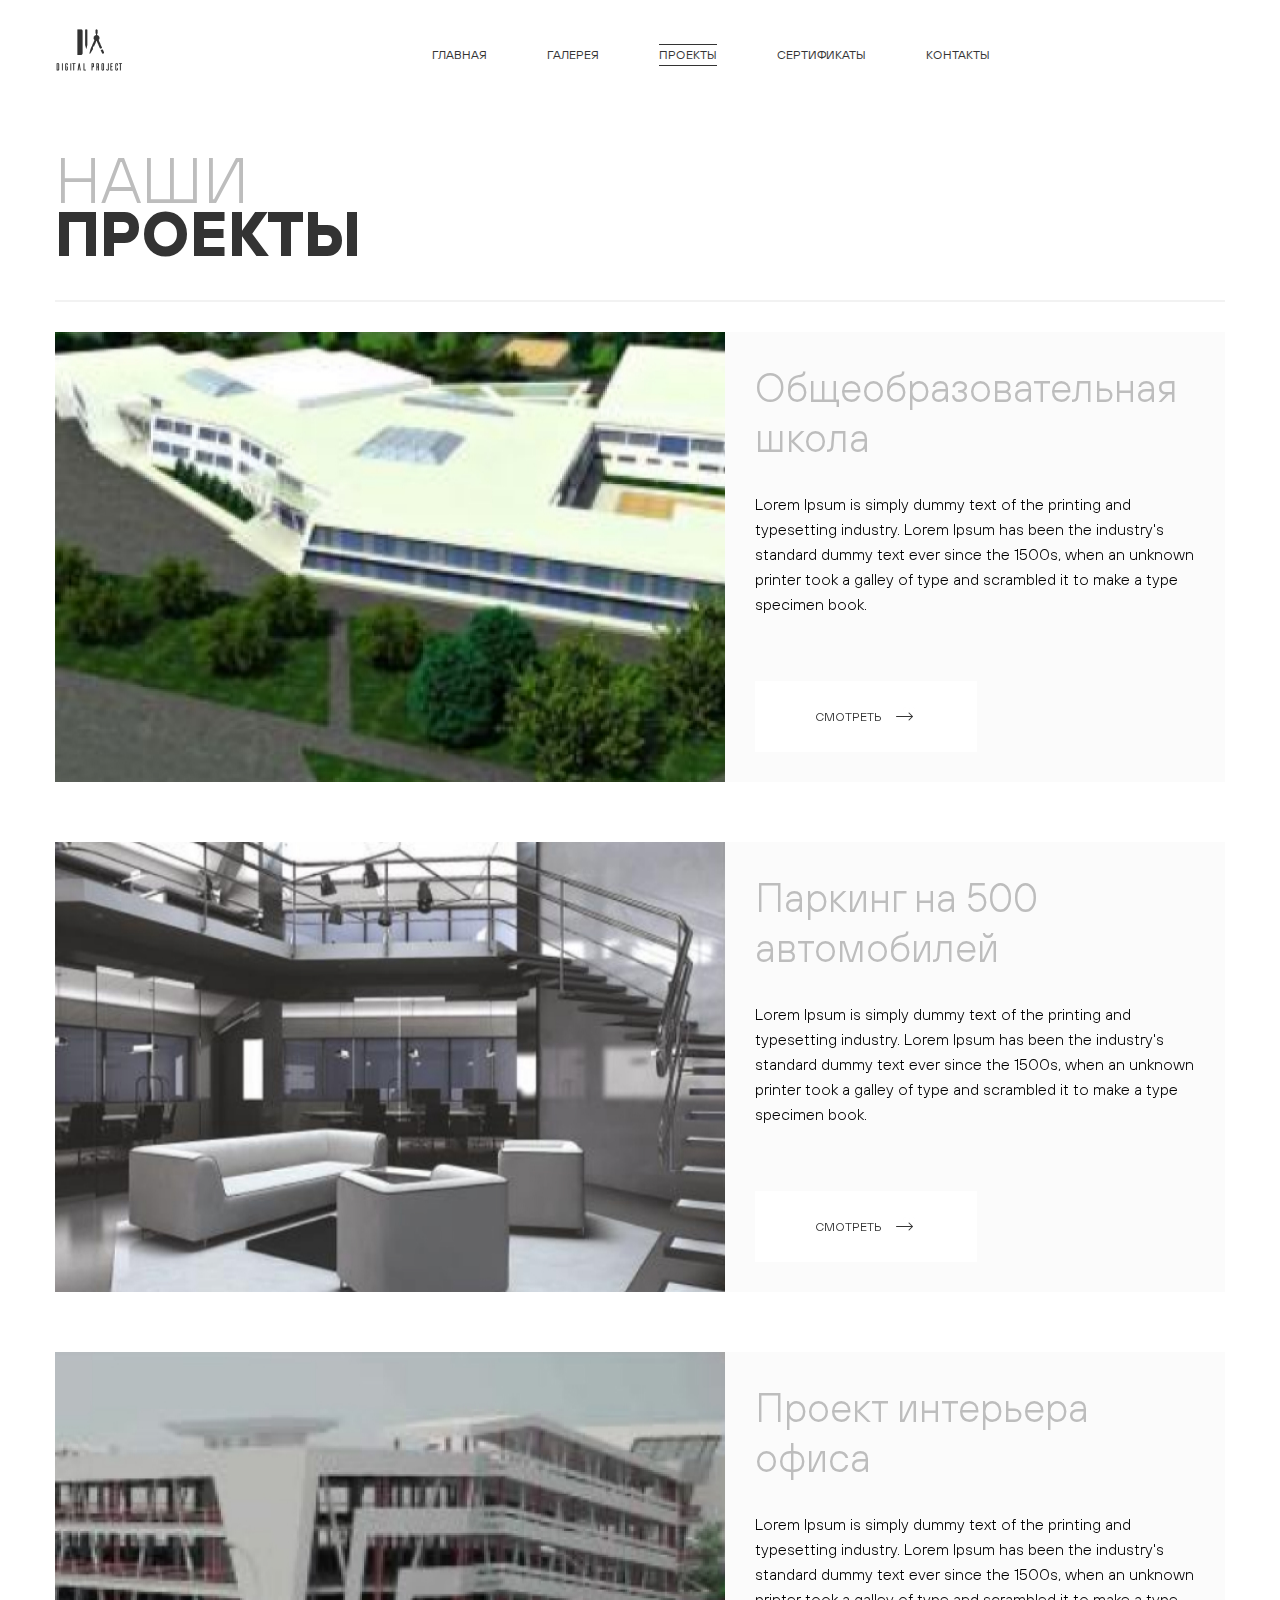
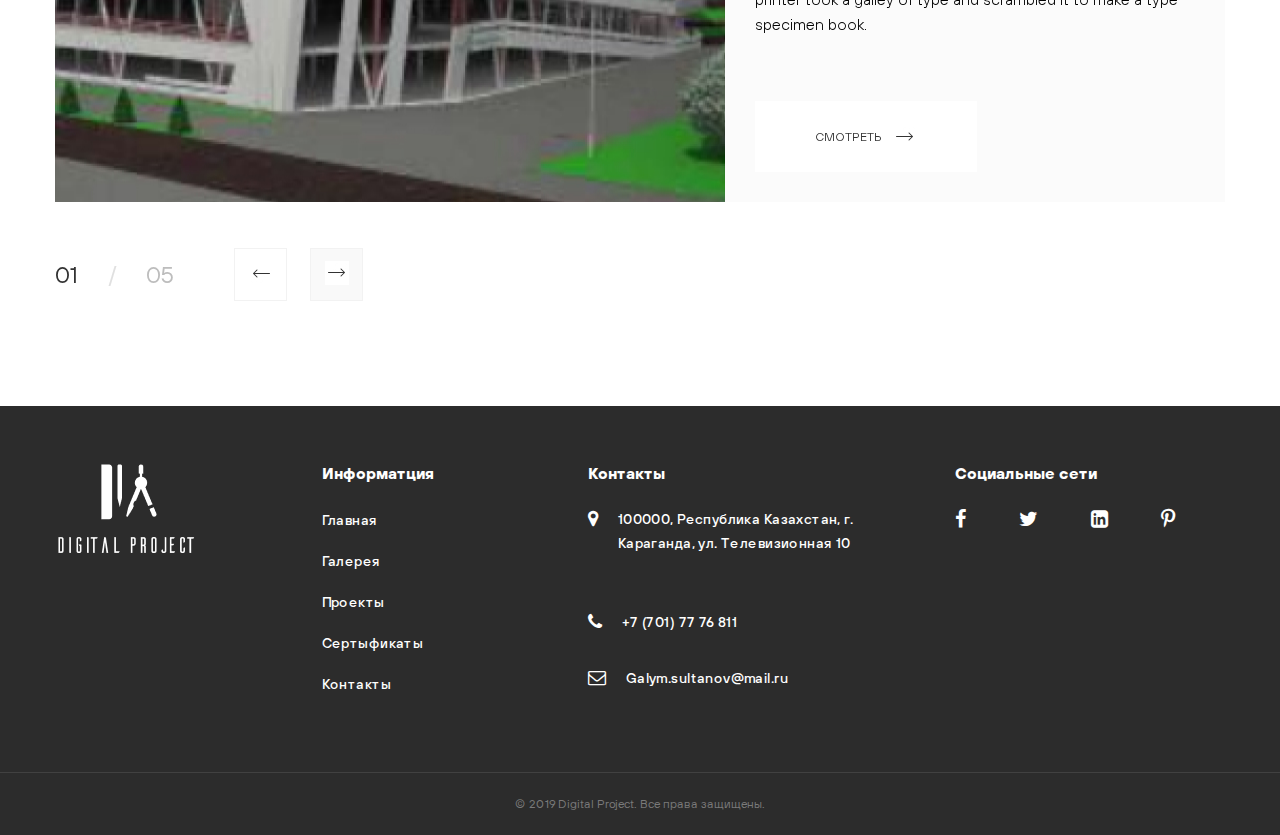
<file: app/projects.html>
<!DOCTYPE html>
<html lang="en">

<head>
    <meta charset="UTF-8">
    <meta name="viewport" content="width=device-width, initial-scale=1.0">
    <title>Nurtown</title>
    
    <link rel="stylesheet" href="css/font-awesome.min.css">
    <link rel="stylesheet" href="css/jquery.fancybox.min.css">
    <link rel="stylesheet" href="css/bootstrap-grid.min.css">
    <link rel="stylesheet" href="css/animate.min.css">
    <link rel="stylesheet" href="css/slick.css">
    <link rel="stylesheet" href="css/style.min.css">
</head>
<body>

 <header class="header">
    <div class="container">
        <nav class="header-nav">
            <a href="index.html" class="logo"><img src="img/Logo_nav.png" alt=""></a>
            <ul class="header-menu">
                <li class="header-menu__item"><a href="index.html" class="header-menu__link">Главная</a></li>
                <li class="header-menu__item"><a href="gallery.html" class="header-menu__link ">галерея</a></li>
                <li class="header-menu__item"><a href="projects.html" class="header-menu__link header-menu__link_active">проекты</a></li>
                <li class="header-menu__item"><a href="sertificate.html" class="header-menu__link">сертификаты</a></li>
                <li class="header-menu__item"><a href="contact.html" class="header-menu__link">контакты</a></li>
            </ul>
        </nav>
    </div>
 </header>
 
 <section class="our-projects">
     <div class="container">
         <h2 class="our-projects__title title">Наши</h2>
         <p class="subtitle">проекты</p>
         <div class="line"></div>
         <div class="our-projects-slider">
             <div class="our-projects-slider__item">
                 <div class="our-projects-slider__post">
                     <img src="img/projects_img1.jpg" alt="" class="our-projects-slider__img">
                     <div class="our-projects-slider__text">
                         <h4 class="our-projects-slider__title">Общеобразовательная школа</h4>
                         <p class="our-projects-slider__subtitle">Lorem Ipsum is simply dummy text of the printing and typesetting industry. Lorem Ipsum has been the industry's standard dummy text ever since the 1500s, when an unknown printer took a galley of type and scrambled it to make a type specimen book.</p>
                         <a href="projects-single.html" class="link">смотреть <img src="img/arrow-right.jpg" alt=""></a>
                     </div>
                 </div>
                 <div class="our-projects-slider__post">
                     <img src="img/projects_img2.jpg" alt="" class="our-projects-slider__img">
                     <div class="our-projects-slider__text">
                         <h4 class="our-projects-slider__title">Паркинг на 500 автомобилей</h4>
                         <p class="our-projects-slider__subtitle">Lorem Ipsum is simply dummy text of the printing and typesetting industry. Lorem Ipsum has been the industry's standard dummy text ever since the 1500s, when an unknown printer took a galley of type and scrambled it to make a type specimen book.</p>
                         <a href="projects-single.html" class="link">смотреть <img src="img/arrow-right.jpg" alt=""></a>
                     </div>
                 </div>
                 <div class="our-projects-slider__post">
                     <img src="img/projects_img3.jpg" alt="" class="our-projects-slider__img">
                     <div class="our-projects-slider__text">
                         <h4 class="our-projects-slider__title">Проект интерьера офиса</h4>
                         <p class="our-projects-slider__subtitle">Lorem Ipsum is simply dummy text of the printing and typesetting industry. Lorem Ipsum has been the industry's standard dummy text ever since the 1500s, when an unknown printer took a galley of type and scrambled it to make a type specimen book.</p>
                         <a href="projects-single.html" class="link">смотреть <img src="img/arrow-right.jpg" alt=""></a>
                     </div>
                 </div>
                 <div class="our-projects-slider__num">
                     <span>01</span>
                     <span>/</span>
                     <span>05</span>
                 </div>
             </div>
             <div class="our-projects-slider__item">
                 <div class="our-projects-slider__post">
                     <img src="img/projects_img1.jpg" alt="" class="our-projects-slider__img">
                     <div class="our-projects-slider__text">
                         <h4 class="our-projects-slider__title">Общеобразовательная школа</h4>
                         <p class="our-projects-slider__subtitle">Lorem Ipsum is simply dummy text of the printing and typesetting industry. Lorem Ipsum has been the industry's standard dummy text ever since the 1500s, when an unknown printer took a galley of type and scrambled it to make a type specimen book.</p>
                         <a href="projects-single.html" class="link">смотреть <img src="img/arrow-right.jpg" alt=""></a>
                     </div>
                 </div>
                 <div class="our-projects-slider__post">
                     <img src="img/projects_img2.jpg" alt="" class="our-projects-slider__img">
                     <div class="our-projects-slider__text">
                         <h4 class="our-projects-slider__title">Паркинг на 500 автомобилей</h4>
                         <p class="our-projects-slider__subtitle">Lorem Ipsum is simply dummy text of the printing and typesetting industry. Lorem Ipsum has been the industry's standard dummy text ever since the 1500s, when an unknown printer took a galley of type and scrambled it to make a type specimen book.</p>
                         <a href="projects-single.html" class="link">смотреть <img src="img/arrow-right.jpg" alt=""></a>
                     </div>
                 </div>
                 <div class="our-projects-slider__post">
                     <img src="img/projects_img3.jpg" alt="" class="our-projects-slider__img">
                     <div class="our-projects-slider__text">
                         <h4 class="our-projects-slider__title">Проект интерьера офиса</h4>
                         <p class="our-projects-slider__subtitle">Lorem Ipsum is simply dummy text of the printing and typesetting industry. Lorem Ipsum has been the industry's standard dummy text ever since the 1500s, when an unknown printer took a galley of type and scrambled it to make a type specimen book.</p>
                         <a href="projects-single.html" class="link">смотреть <img src="img/arrow-right.jpg" alt=""></a>
                     </div>
                 </div>
                 <div class="our-projects-slider__num">
                     <span>02</span>
                     <span>/</span>
                     <span>05</span>
                 </div>
             </div>
             <div class="our-projects-slider__item">
                 <div class="our-projects-slider__post">
                     <img src="img/projects_img1.jpg" alt="" class="our-projects-slider__img">
                     <div class="our-projects-slider__text">
                         <h4 class="our-projects-slider__title">Общеобразовательная школа</h4>
                         <p class="our-projects-slider__subtitle">Lorem Ipsum is simply dummy text of the printing and typesetting industry. Lorem Ipsum has been the industry's standard dummy text ever since the 1500s, when an unknown printer took a galley of type and scrambled it to make a type specimen book.</p>
                         <a href="projects-single.html" class="link">смотреть <img src="img/arrow-right.jpg" alt=""></a>
                     </div>
                 </div>
                 <div class="our-projects-slider__post">
                     <img src="img/projects_img2.jpg" alt="" class="our-projects-slider__img">
                     <div class="our-projects-slider__text">
                         <h4 class="our-projects-slider__title">Паркинг на 500 автомобилей</h4>
                         <p class="our-projects-slider__subtitle">Lorem Ipsum is simply dummy text of the printing and typesetting industry. Lorem Ipsum has been the industry's standard dummy text ever since the 1500s, when an unknown printer took a galley of type and scrambled it to make a type specimen book.</p>
                         <a href="projects-single.html" class="link">смотреть <img src="img/arrow-right.jpg" alt=""></a>
                     </div>
                 </div>
                 <div class="our-projects-slider__post">
                     <img src="img/projects_img3.jpg" alt="" class="our-projects-slider__img">
                     <div class="our-projects-slider__text">
                         <h4 class="our-projects-slider__title">Проект интерьера офиса</h4>
                         <p class="our-projects-slider__subtitle">Lorem Ipsum is simply dummy text of the printing and typesetting industry. Lorem Ipsum has been the industry's standard dummy text ever since the 1500s, when an unknown printer took a galley of type and scrambled it to make a type specimen book.</p>
                         <a href="projects-single.html" class="link">смотреть <img src="img/arrow-right.jpg" alt=""></a>
                     </div>
                 </div>
                 <div class="our-projects-slider__num">
                     <span>03</span>
                     <span>/</span>
                     <span>05</span>
                 </div>
             </div>
             <div class="our-projects-slider__item">
                 <div class="our-projects-slider__post">
                     <img src="img/projects_img1.jpg" alt="" class="our-projects-slider__img">
                     <div class="our-projects-slider__text">
                         <h4 class="our-projects-slider__title">Общеобразовательная школа</h4>
                         <p class="our-projects-slider__subtitle">Lorem Ipsum is simply dummy text of the printing and typesetting industry. Lorem Ipsum has been the industry's standard dummy text ever since the 1500s, when an unknown printer took a galley of type and scrambled it to make a type specimen book.</p>
                         <a href="projects-single.html" class="link">смотреть <img src="img/arrow-right.jpg" alt=""></a>
                     </div>
                 </div>
                 <div class="our-projects-slider__post">
                     <img src="img/projects_img2.jpg" alt="" class="our-projects-slider__img">
                     <div class="our-projects-slider__text">
                         <h4 class="our-projects-slider__title">Паркинг на 500 автомобилей</h4>
                         <p class="our-projects-slider__subtitle">Lorem Ipsum is simply dummy text of the printing and typesetting industry. Lorem Ipsum has been the industry's standard dummy text ever since the 1500s, when an unknown printer took a galley of type and scrambled it to make a type specimen book.</p>
                         <a href="projects-single.html" class="link">смотреть <img src="img/arrow-right.jpg" alt=""></a>
                     </div>
                 </div>
                 <div class="our-projects-slider__post">
                     <img src="img/projects_img3.jpg" alt="" class="our-projects-slider__img">
                     <div class="our-projects-slider__text">
                         <h4 class="our-projects-slider__title">Проект интерьера офиса</h4>
                         <p class="our-projects-slider__subtitle">Lorem Ipsum is simply dummy text of the printing and typesetting industry. Lorem Ipsum has been the industry's standard dummy text ever since the 1500s, when an unknown printer took a galley of type and scrambled it to make a type specimen book.</p>
                         <a href="projects-single.html" class="link">смотреть <img src="img/arrow-right.jpg" alt=""></a>
                     </div>
                 </div>
                 <div class="our-projects-slider__num">
                     <span>04</span>
                     <span>/</span>
                     <span>05</span>
                 </div>
             </div>
             <div class="our-projects-slider__item">
                 <div class="our-projects-slider__post">
                     <img src="img/projects_img1.jpg" alt="" class="our-projects-slider__img">
                     <div class="our-projects-slider__text">
                         <h4 class="our-projects-slider__title">Общеобразовательная школа</h4>
                         <p class="our-projects-slider__subtitle">Lorem Ipsum is simply dummy text of the printing and typesetting industry. Lorem Ipsum has been the industry's standard dummy text ever since the 1500s, when an unknown printer took a galley of type and scrambled it to make a type specimen book.</p>
                         <a href="projects-single.html" class="link">смотреть <img src="img/arrow-right.jpg" alt=""></a>
                     </div>
                 </div>
                 <div class="our-projects-slider__post">
                     <img src="img/projects_img2.jpg" alt="" class="our-projects-slider__img">
                     <div class="our-projects-slider__text">
                         <h4 class="our-projects-slider__title">Паркинг на 500 автомобилей</h4>
                         <p class="our-projects-slider__subtitle">Lorem Ipsum is simply dummy text of the printing and typesetting industry. Lorem Ipsum has been the industry's standard dummy text ever since the 1500s, when an unknown printer took a galley of type and scrambled it to make a type specimen book.</p>
                         <a href="projects-single.html" class="link">смотреть <img src="img/arrow-right.jpg" alt=""></a>
                     </div>
                 </div>
                 <div class="our-projects-slider__post">
                     <img src="img/projects_img3.jpg" alt="" class="our-projects-slider__img">
                     <div class="our-projects-slider__text">
                         <h4 class="our-projects-slider__title">Проект интерьера офиса</h4>
                         <p class="our-projects-slider__subtitle">Lorem Ipsum is simply dummy text of the printing and typesetting industry. Lorem Ipsum has been the industry's standard dummy text ever since the 1500s, when an unknown printer took a galley of type and scrambled it to make a type specimen book.</p>
                         <a href="projects-single.html" class="link">смотреть <img src="img/arrow-right.jpg" alt=""></a>
                     </div>
                 </div>
                 <div class="our-projects-slider__num">
                     <span>05</span>
                     <span>/</span>
                     <span>05</span>
                 </div>
             </div>
         </div>
     </div>
 </section>
 
 <footer class="footer">
    <div class="container">
        <div class="row footer__row">
            <div class="col-xl-2">
                <a href="" class="footer logo"><img src="img/footer_logo.png" alt=""></a>
            </div>
            <div class="col-xl-2">
                <h6 class="footer__title">Информатция</h6>
                <ul class="footer-list">
                    <li class="footer-list__item"><a href="index.html" class="footer-list__link">Главная</a></li>
                    <li class="footer-list__item"><a href="gallery.html" class="footer-list__link">Галерея</a></li>
                    <li class="footer-list__item"><a href="projects.html" class="footer-list__link">Проекты</a></li>
                    <li class="footer-list__item"><a href="sertificate.html" class="footer-list__link">Сертыфикаты</a></li>
                    <li class="footer-list__item"><a href="contact.html" class="footer-list__link">Контакты</a></li>
                </ul>
            </div>
            <div class="col-xl-3">
                <h6 class="footer__title">Контакты</h6>
                <ul class="footer-address">
                    <li class="footer-address__item"><a href="" class="footer-address__link">
                        <i class="fa fa-map-marker"></i>
                        100000, Республика  Казахстан, 
                        г. Караганда, ул. Телевизионная 10
                    </a></li>
                    <li class="footer-address__item"><a href="" class="footer-address__link">
                        <i class="fa fa-phone"></i>
                        +7 (701) 77 76 811
                    </a></li>
                    <li class="footer-address__item"><a href="" class="footer-address__link">
                        <i class="fa fa-envelope-o"></i>
                        Galym.sultanov@mail.ru
                    </a></li>
                </ul>
            </div>
            <div class="col-xl-3">
                <h6 class="footer__title">Социальные сети</h6>
                <div class="footer-social">
                    <a href="" class="footer-social__link"><i class="fa fa-facebook"></i></a>
                    <a href="" class="footer-social__link"><i class="fa fa-twitter"></i></a>
                    <a href="" class="footer-social__link"><i class="fa fa-linkedin-square"></i></a>
                    <a href="" class="footer-social__link"><i class="fa fa-pinterest-p"></i></a>
                </div>
            </div>
        </div>
    </div>
    <p class="footer__copy">© 2019 Digital Project. Все права защищены.</p>
</footer>
    

<script src="js/jquery-3.5.1.min.js"></script>
<script src="js/jquery.fancybox.min.js"></script>
<script src="js/jquery.waypoints.min.js"></script>
<script src="js/jquery.counterup.min.js"></script>
<script src="js/wow.min.js"></script>
<script src="js/slick.js"></script>
<script src="js/script.js"></script>
</body>

</html>
</file>
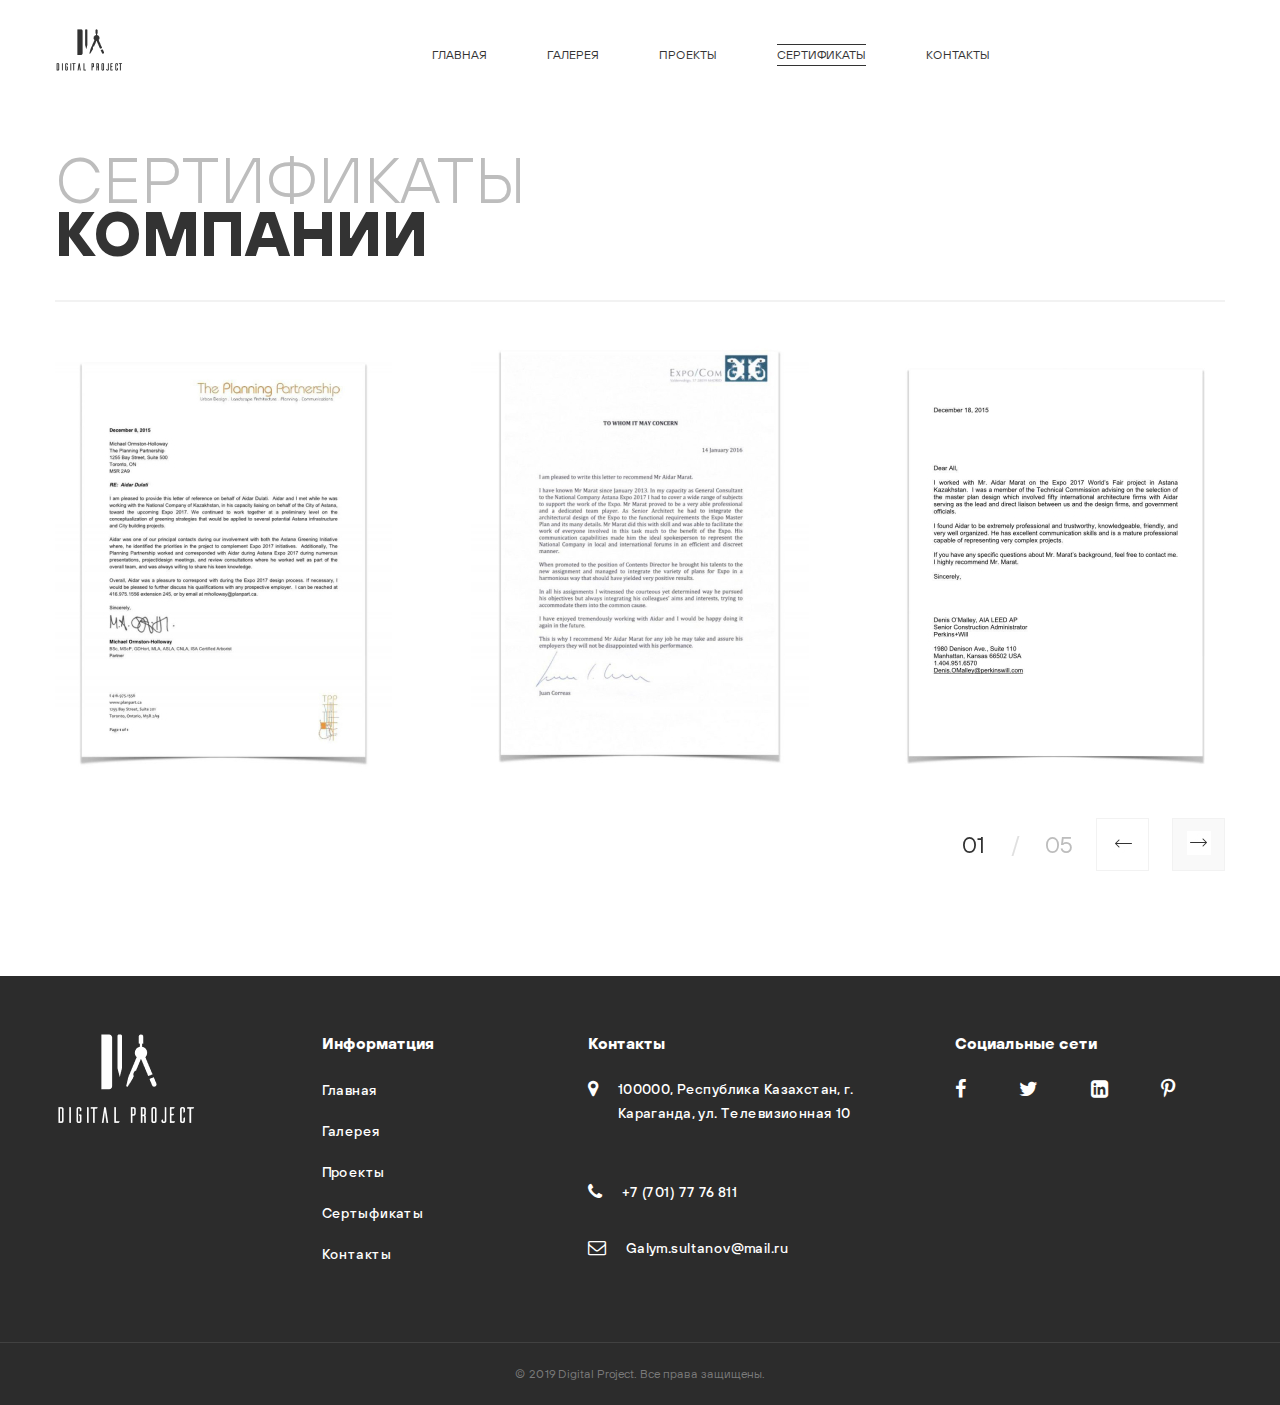
<file: app/sertificate.html>
<!DOCTYPE html>
<html lang="en">

<head>
    <meta charset="UTF-8">
    <meta name="viewport" content="width=device-width, initial-scale=1.0">
    <title>Nurtown</title>
    
    <link rel="stylesheet" href="css/font-awesome.min.css">
    <link rel="stylesheet" href="css/jquery.fancybox.min.css">
    <link rel="stylesheet" href="css/bootstrap-grid.min.css">
    <link rel="stylesheet" href="css/animate.min.css">
    <link rel="stylesheet" href="css/slick.css">
    <link rel="stylesheet" href="css/style.min.css">
</head>
<body>

 <header class="header">
    <div class="container">
        <nav class="header-nav">
            <a href="index.html" class="logo"><img src="img/Logo_nav.png" alt=""></a>
            <ul class="header-menu">
                <li class="header-menu__item"><a href="index.html" class="header-menu__link">Главная</a></li>
                <li class="header-menu__item"><a href="gallery.html" class="header-menu__link">галерея</a></li>
                <li class="header-menu__item"><a href="projects.html" class="header-menu__link">проекты</a></li>
                <li class="header-menu__item"><a href="sertificate.html" class="header-menu__link header-menu__link_active">сертификаты</a></li>
                <li class="header-menu__item"><a href="contact.html" class="header-menu__link">контакты</a></li>
            </ul>
        </nav>
    </div>
 </header>
 
 <section class="sertificate">
     <div class="container">
         <p class="title sertificate__title">сертификаты</p>
         <p class="subtitle">компании</p>
         <div class="line"></div>
         <div class="sertificate-slider">
             <div>
                <div class="sertificate-slider__item">
                    <img src="img/sertificate1.jpg" alt="" class="sertificate-slider__img">
                    <img src="img/sertificate2.jpg" alt="" class="sertificate-slider__img">
                    <img src="img/sertificate3.jpg" alt="" class="sertificate-slider__img">
                    <div class="sertificate-slider__num">
                        <span>01</span>
                        <span>/</span>
                        <span>05</span>
                    </div>
                </div>
             </div>
             <div>
                <div class="sertificate-slider__item">
                    <img src="img/sertificate1.jpg" alt="" class="sertificate-slider__img">
                    <img src="img/sertificate2.jpg" alt="" class="sertificate-slider__img">
                    <img src="img/sertificate3.jpg" alt="" class="sertificate-slider__img">
                    <div class="sertificate-slider__num">
                        <span>02</span>
                        <span>/</span>
                        <span>05</span>
                    </div>
                </div>
             </div>
             <div>
                <div class="sertificate-slider__item">
                    <img src="img/sertificate1.jpg" alt="" class="sertificate-slider__img">
                    <img src="img/sertificate2.jpg" alt="" class="sertificate-slider__img">
                    <img src="img/sertificate3.jpg" alt="" class="sertificate-slider__img">
                    <div class="sertificate-slider__num">
                        <span>03</span>
                        <span>/</span>
                        <span>05</span>
                    </div>
                </div>
             </div>
             <div>
                <div class="sertificate-slider__item">
                    <img src="img/sertificate1.jpg" alt="" class="sertificate-slider__img">
                    <img src="img/sertificate2.jpg" alt="" class="sertificate-slider__img">
                    <img src="img/sertificate3.jpg" alt="" class="sertificate-slider__img">
                    <div class="sertificate-slider__num">
                        <span>04</span>
                        <span>/</span>
                        <span>05</span>
                    </div>
                </div>
             </div>
             <div>
                <div class="sertificate-slider__item">
                    <img src="img/sertificate1.jpg" alt="" class="sertificate-slider__img">
                    <img src="img/sertificate2.jpg" alt="" class="sertificate-slider__img">
                    <img src="img/sertificate3.jpg" alt="" class="sertificate-slider__img">
                    <div class="sertificate-slider__num">
                        <span>05</span>
                        <span>/</span>
                        <span>05</span>
                    </div>
                </div>
             </div>
         </div>
     </div>
 </section>
 
 
 
 
 
 
 
 
 
 
 
 
 
 
 
 
 
 
 <footer class="footer">
    <div class="container">
        <div class="row footer__row">
            <div class="col-xl-2">
                <a href="" class="footer logo"><img src="img/footer_logo.png" alt=""></a>
            </div>
            <div class="col-xl-2">
                <h6 class="footer__title">Информатция</h6>
                <ul class="footer-list">
                    <li class="footer-list__item"><a href="index.html" class="footer-list__link">Главная</a></li>
                    <li class="footer-list__item"><a href="gallery.html" class="footer-list__link">Галерея</a></li>
                    <li class="footer-list__item"><a href="projects.html" class="footer-list__link">Проекты</a></li>
                    <li class="footer-list__item"><a href="sertificate.html" class="footer-list__link">Сертыфикаты</a></li>
                    <li class="footer-list__item"><a href="contact.html" class="footer-list__link">Контакты</a></li>
                </ul>
            </div>
            <div class="col-xl-3">
                <h6 class="footer__title">Контакты</h6>
                <ul class="footer-address">
                    <li class="footer-address__item"><a href="" class="footer-address__link">
                        <i class="fa fa-map-marker"></i>
                        100000, Республика  Казахстан, 
                        г. Караганда, ул. Телевизионная 10
                    </a></li>
                    <li class="footer-address__item"><a href="" class="footer-address__link">
                        <i class="fa fa-phone"></i>
                        +7 (701) 77 76 811
                    </a></li>
                    <li class="footer-address__item"><a href="" class="footer-address__link">
                        <i class="fa fa-envelope-o"></i>
                        Galym.sultanov@mail.ru
                    </a></li>
                </ul>
            </div>
            <div class="col-xl-3">
                <h6 class="footer__title">Социальные сети</h6>
                <div class="footer-social">
                    <a href="" class="footer-social__link"><i class="fa fa-facebook"></i></a>
                    <a href="" class="footer-social__link"><i class="fa fa-twitter"></i></a>
                    <a href="" class="footer-social__link"><i class="fa fa-linkedin-square"></i></a>
                    <a href="" class="footer-social__link"><i class="fa fa-pinterest-p"></i></a>
                </div>
            </div>
        </div>
    </div>
    <p class="footer__copy">© 2019 Digital Project. Все права защищены.</p>
</footer>
    

<script src="js/jquery-3.5.1.min.js"></script>
<script src="js/jquery.fancybox.min.js"></script>
<script src="js/jquery.waypoints.min.js"></script>
<script src="js/jquery.counterup.min.js"></script>
<script src="js/wow.min.js"></script>
<script src="js/slick.js"></script>
<script src="js/script.js"></script>
</body>

</html>
</file>
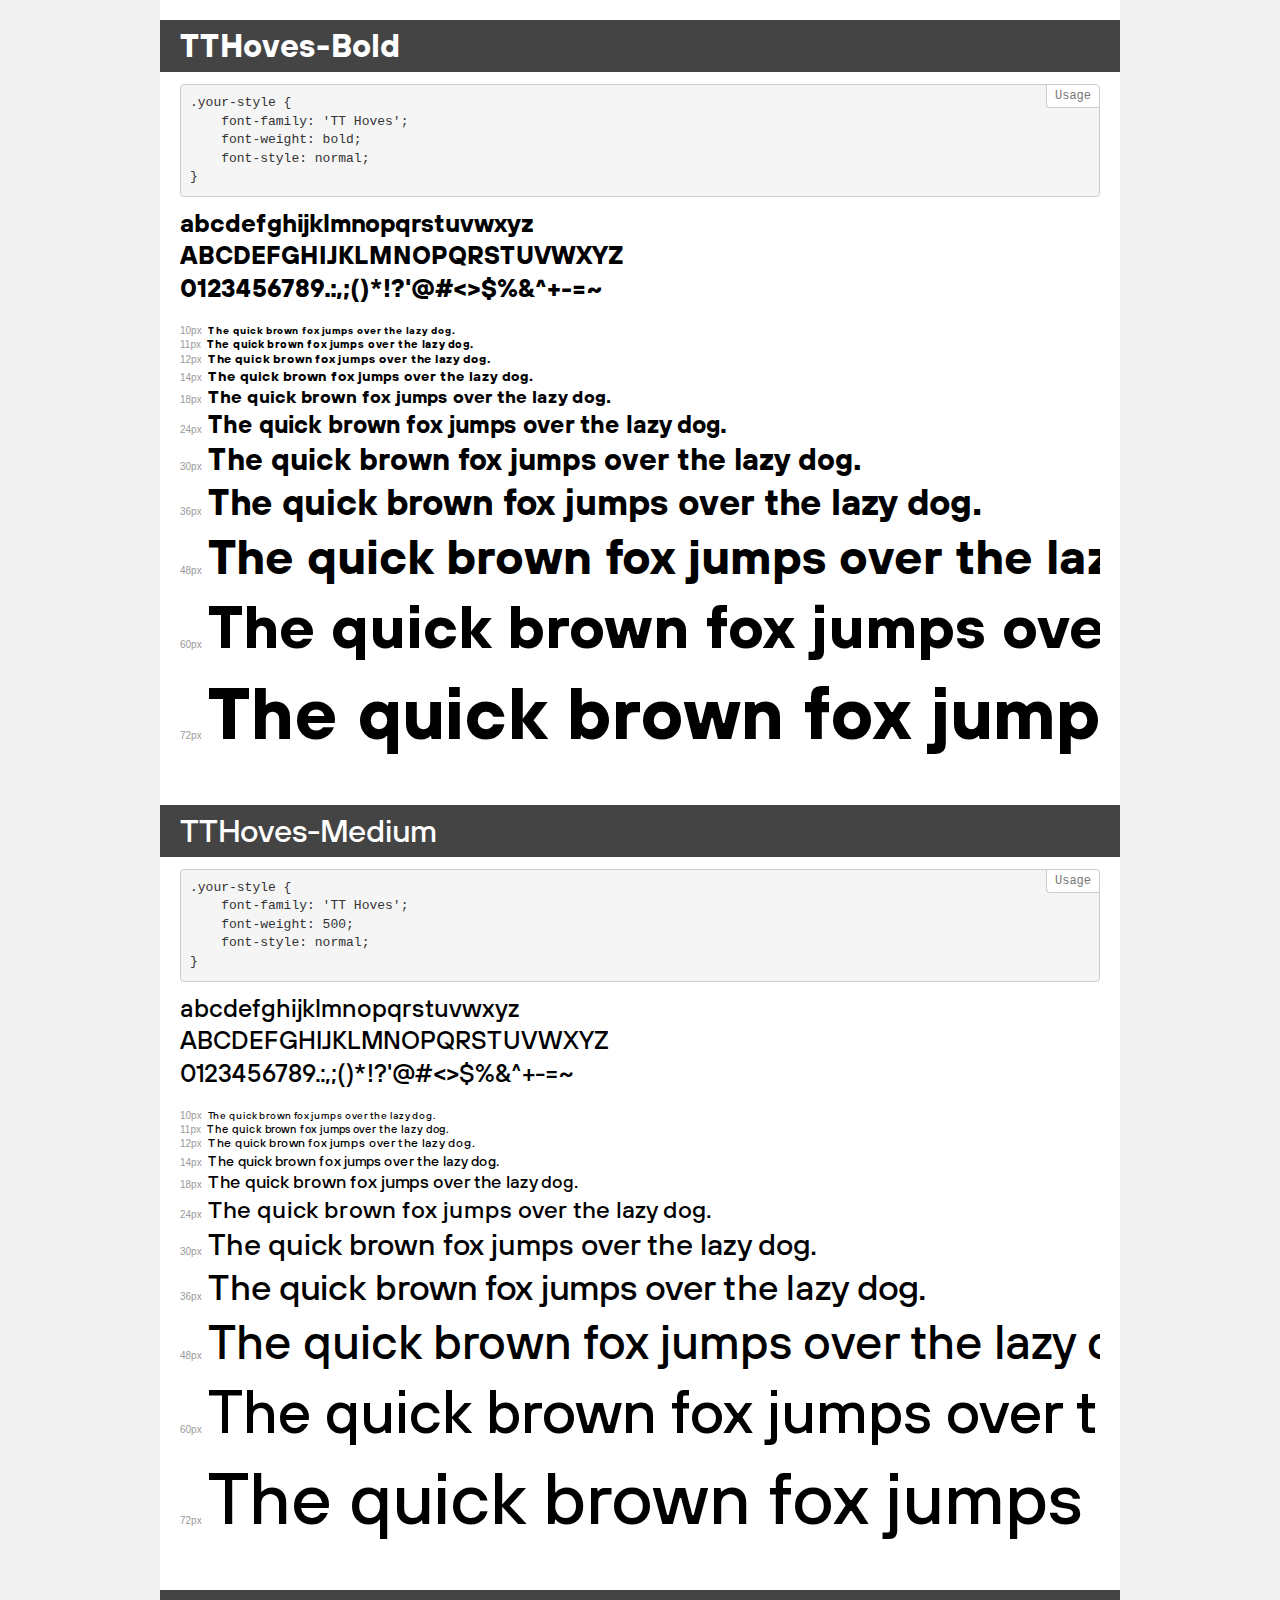
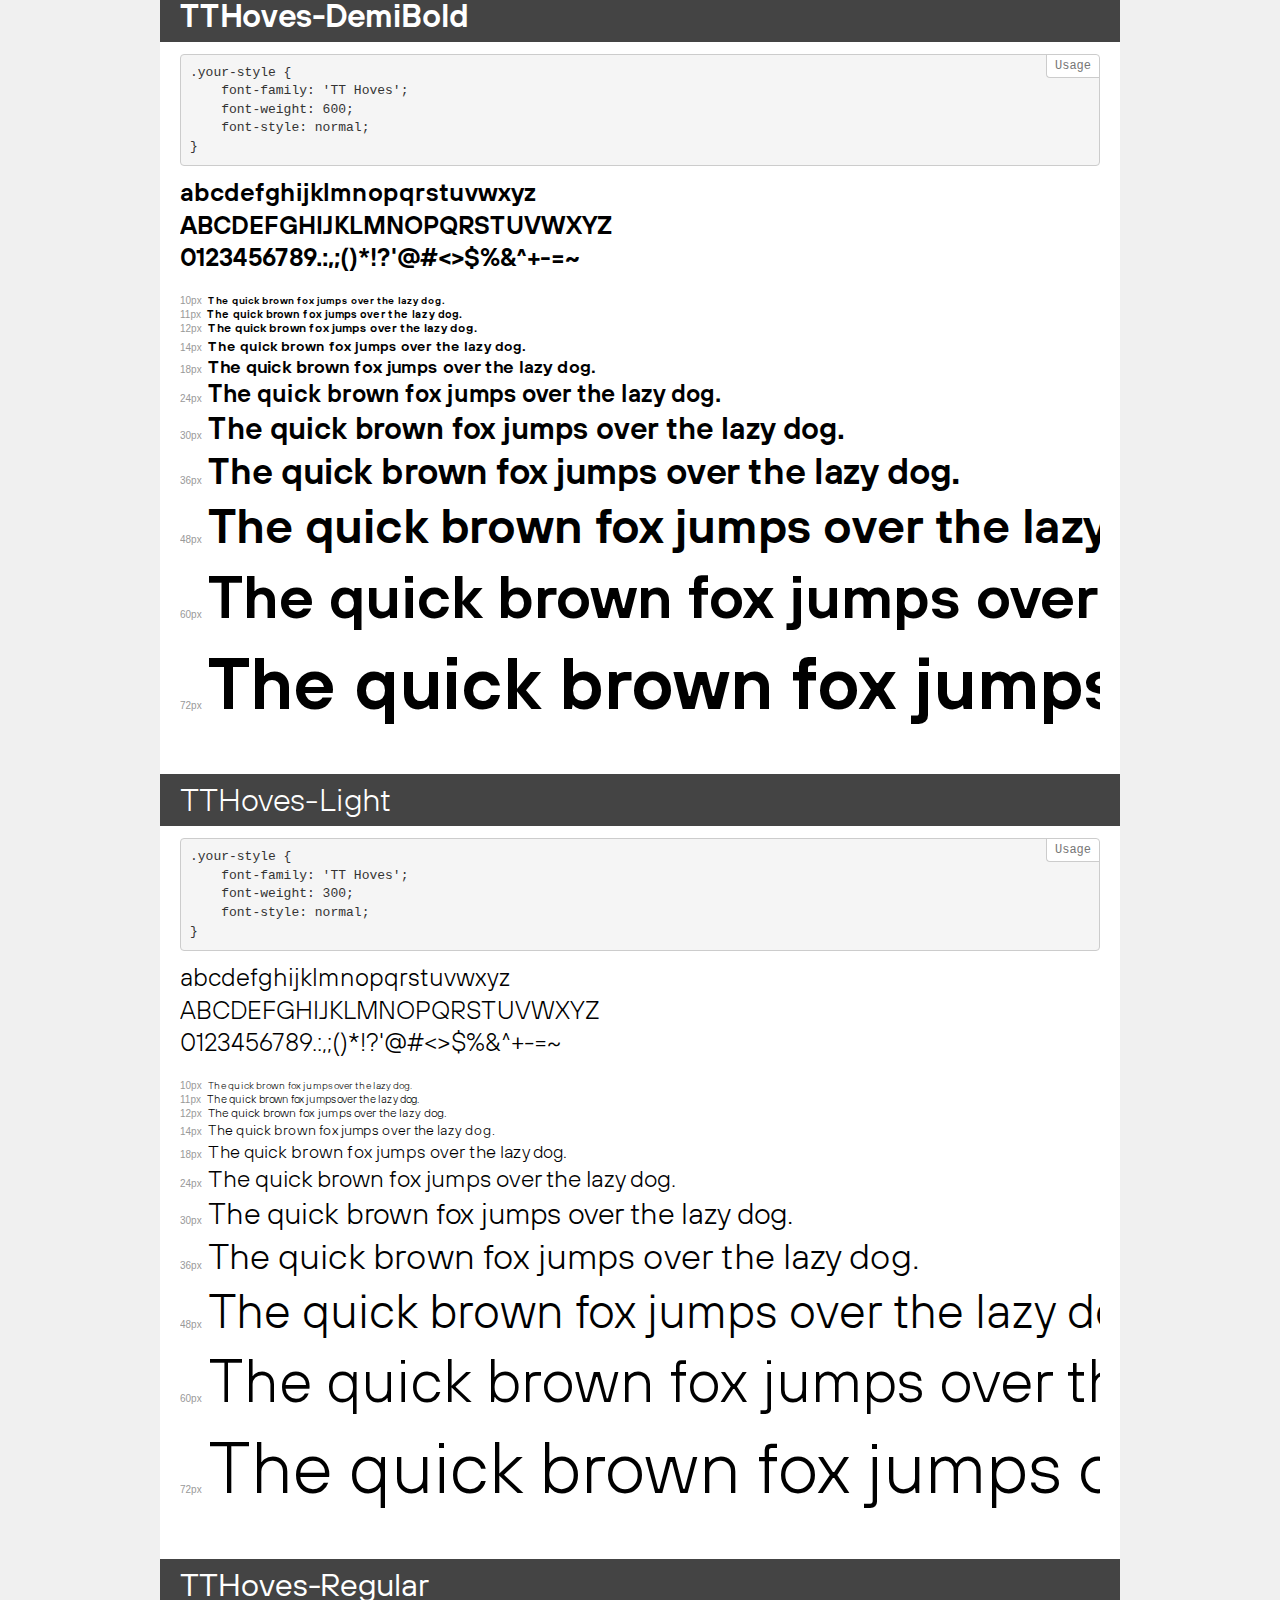
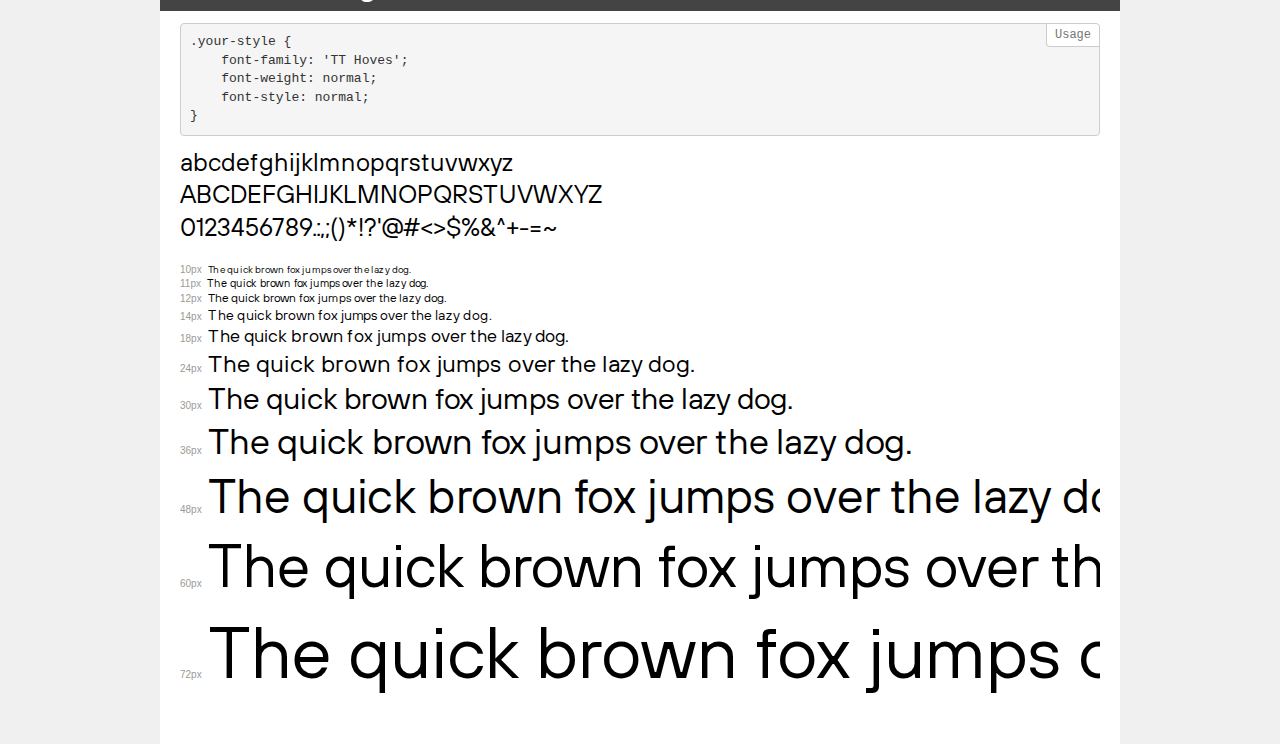
<file: app/fonts/demo.html>
<!DOCTYPE html>
<html lang="en">
<head>
    <meta charset="utf-8">
    <meta http-equiv="X-UA-Compatible" content="IE=edge">
    <meta name="viewport" content="width=device-width, initial-scale=1">
    <meta name="robots" content="noindex, noarchive">
    <meta name="format-detection" content="telephone=no">
    <title>Transfonter demo</title>
    <link href="stylesheet.css" rel="stylesheet">
    <style>
        /*
        http://meyerweb.com/eric/tools/css/reset/
        v2.0 | 20110126
        License: none (public domain)
        */
        html, body, div, span, applet, object, iframe,
        h1, h2, h3, h4, h5, h6, p, blockquote, pre,
        a, abbr, acronym, address, big, cite, code,
        del, dfn, em, img, ins, kbd, q, s, samp,
        small, strike, strong, sub, sup, tt, var,
        b, u, i, center,
        dl, dt, dd, ol, ul, li,
        fieldset, form, label, legend,
        table, caption, tbody, tfoot, thead, tr, th, td,
        article, aside, canvas, details, embed,
        figure, figcaption, footer, header, hgroup,
        menu, nav, output, ruby, section, summary,
        time, mark, audio, video {
            margin: 0;
            padding: 0;
            border: 0;
            font-size: 100%;
            font: inherit;
            vertical-align: baseline;
        }
        /* HTML5 display-role reset for older browsers */
        article, aside, details, figcaption, figure,
        footer, header, hgroup, menu, nav, section {
            display: block;
        }
        body {
            line-height: 1;
        }
        ol, ul {
            list-style: none;
        }
        blockquote, q {
            quotes: none;
        }
        blockquote:before, blockquote:after,
        q:before, q:after {
            content: '';
            content: none;
        }
        table {
            border-collapse: collapse;
            border-spacing: 0;
        }
        /* demo styles */
        body {
            background: #f0f0f0;
            color: #000;
        }
        .page {
            background: #fff;
            width: 920px;
            margin: 0 auto;
            padding: 20px 20px 0 20px;
            overflow: hidden;
        }
        .font-container {
            overflow-x: auto;
            overflow-y: hidden;
            margin-bottom: 40px;
            line-height: 1.3;
            white-space: nowrap;
            padding-bottom: 5px;
        }
        h1 {
            position: relative;
            background: #444;
            font-size: 32px;
            color: #fff;
            padding: 10px 20px;
            margin: 0 -20px 12px -20px;
        }
        .letters {
            font-size: 25px;
            margin-bottom: 20px;
        }
        .s10:before {
            content: '10px';
        }
        .s11:before {
            content: '11px';
        }
        .s12:before {
            content: '12px';
        }
        .s14:before {
            content: '14px';
        }
        .s18:before {
            content: '18px';
        }
        .s24:before {
            content: '24px';
        }
        .s30:before {
            content: '30px';
        }
        .s36:before {
            content: '36px';
        }
        .s48:before {
            content: '48px';
        }
        .s60:before {
            content: '60px';
        }
        .s72:before {
            content: '72px';
        }
        .s10:before, .s11:before, .s12:before, .s14:before,
        .s18:before, .s24:before, .s30:before, .s36:before,
        .s48:before, .s60:before, .s72:before {
            font-family: Arial, sans-serif;
            font-size: 10px;
            font-weight: normal;
            font-style: normal;
            color: #999;
            padding-right: 6px;
        }
        pre {
            display: block;
            position: relative;
            padding: 9px;
            margin: 0 0 10px;
            font-family: Monaco, Menlo, Consolas, "Courier New", monospace;
            font-size: 13px;
            line-height: 1.428571429;
            color: #333;
            font-weight: normal;
            font-style: normal;
            background-color: #f5f5f5;
            border: 1px solid #ccc;
            overflow-x: auto;
            border-radius: 4px;
        }
        pre:after {
            display: block;
            position: absolute;
            right: 0;
            top: 0;
            content: 'Usage';
            line-height: 1;
            padding: 5px 8px;
            font-size: 12px;
            color: #767676;
            background-color: #fff;
            border: 1px solid #ccc;
            border-right: none;
            border-top: none;
            border-radius: 0 4px 0 4px;
            z-index: 10;
        }
        /* responsive */
        @media (max-width: 959px) {
            .page {
                width: auto;
                margin: 0;
            }
        }
    </style>
</head>
<body>
<div class="page">
    <div class="demo">
        <h1 style="font-family: 'TT Hoves'; font-weight: bold; font-style: normal;">TTHoves-Bold</h1>
        <pre>.your-style {
    font-family: 'TT Hoves';
    font-weight: bold;
    font-style: normal;
}</pre>
        <div class="font-container" style="font-family: 'TT Hoves'; font-weight: bold; font-style: normal;">
            <p class="letters">
                abcdefghijklmnopqrstuvwxyz<br>
ABCDEFGHIJKLMNOPQRSTUVWXYZ<br>
                0123456789.:,;()*!?'@#<>$%&^+-=~
            </p>
            <p class="s10" style="font-size: 10px;">The quick brown fox jumps over the lazy dog.</p>
            <p class="s11" style="font-size: 11px;">The quick brown fox jumps over the lazy dog.</p>
            <p class="s12" style="font-size: 12px;">The quick brown fox jumps over the lazy dog.</p>
            <p class="s14" style="font-size: 14px;">The quick brown fox jumps over the lazy dog.</p>
            <p class="s18" style="font-size: 18px;">The quick brown fox jumps over the lazy dog.</p>
            <p class="s24" style="font-size: 24px;">The quick brown fox jumps over the lazy dog.</p>
            <p class="s30" style="font-size: 30px;">The quick brown fox jumps over the lazy dog.</p>
            <p class="s36" style="font-size: 36px;">The quick brown fox jumps over the lazy dog.</p>
            <p class="s48" style="font-size: 48px;">The quick brown fox jumps over the lazy dog.</p>
            <p class="s60" style="font-size: 60px;">The quick brown fox jumps over the lazy dog.</p>
            <p class="s72" style="font-size: 72px;">The quick brown fox jumps over the lazy dog.</p>
        </div>
    </div>
    <div class="demo">
        <h1 style="font-family: 'TT Hoves'; font-weight: 500; font-style: normal;">TTHoves-Medium</h1>
        <pre>.your-style {
    font-family: 'TT Hoves';
    font-weight: 500;
    font-style: normal;
}</pre>
        <div class="font-container" style="font-family: 'TT Hoves'; font-weight: 500; font-style: normal;">
            <p class="letters">
                abcdefghijklmnopqrstuvwxyz<br>
ABCDEFGHIJKLMNOPQRSTUVWXYZ<br>
                0123456789.:,;()*!?'@#<>$%&^+-=~
            </p>
            <p class="s10" style="font-size: 10px;">The quick brown fox jumps over the lazy dog.</p>
            <p class="s11" style="font-size: 11px;">The quick brown fox jumps over the lazy dog.</p>
            <p class="s12" style="font-size: 12px;">The quick brown fox jumps over the lazy dog.</p>
            <p class="s14" style="font-size: 14px;">The quick brown fox jumps over the lazy dog.</p>
            <p class="s18" style="font-size: 18px;">The quick brown fox jumps over the lazy dog.</p>
            <p class="s24" style="font-size: 24px;">The quick brown fox jumps over the lazy dog.</p>
            <p class="s30" style="font-size: 30px;">The quick brown fox jumps over the lazy dog.</p>
            <p class="s36" style="font-size: 36px;">The quick brown fox jumps over the lazy dog.</p>
            <p class="s48" style="font-size: 48px;">The quick brown fox jumps over the lazy dog.</p>
            <p class="s60" style="font-size: 60px;">The quick brown fox jumps over the lazy dog.</p>
            <p class="s72" style="font-size: 72px;">The quick brown fox jumps over the lazy dog.</p>
        </div>
    </div>
    <div class="demo">
        <h1 style="font-family: 'TT Hoves'; font-weight: 600; font-style: normal;">TTHoves-DemiBold</h1>
        <pre>.your-style {
    font-family: 'TT Hoves';
    font-weight: 600;
    font-style: normal;
}</pre>
        <div class="font-container" style="font-family: 'TT Hoves'; font-weight: 600; font-style: normal;">
            <p class="letters">
                abcdefghijklmnopqrstuvwxyz<br>
ABCDEFGHIJKLMNOPQRSTUVWXYZ<br>
                0123456789.:,;()*!?'@#<>$%&^+-=~
            </p>
            <p class="s10" style="font-size: 10px;">The quick brown fox jumps over the lazy dog.</p>
            <p class="s11" style="font-size: 11px;">The quick brown fox jumps over the lazy dog.</p>
            <p class="s12" style="font-size: 12px;">The quick brown fox jumps over the lazy dog.</p>
            <p class="s14" style="font-size: 14px;">The quick brown fox jumps over the lazy dog.</p>
            <p class="s18" style="font-size: 18px;">The quick brown fox jumps over the lazy dog.</p>
            <p class="s24" style="font-size: 24px;">The quick brown fox jumps over the lazy dog.</p>
            <p class="s30" style="font-size: 30px;">The quick brown fox jumps over the lazy dog.</p>
            <p class="s36" style="font-size: 36px;">The quick brown fox jumps over the lazy dog.</p>
            <p class="s48" style="font-size: 48px;">The quick brown fox jumps over the lazy dog.</p>
            <p class="s60" style="font-size: 60px;">The quick brown fox jumps over the lazy dog.</p>
            <p class="s72" style="font-size: 72px;">The quick brown fox jumps over the lazy dog.</p>
        </div>
    </div>
    <div class="demo">
        <h1 style="font-family: 'TT Hoves'; font-weight: 300; font-style: normal;">TTHoves-Light</h1>
        <pre>.your-style {
    font-family: 'TT Hoves';
    font-weight: 300;
    font-style: normal;
}</pre>
        <div class="font-container" style="font-family: 'TT Hoves'; font-weight: 300; font-style: normal;">
            <p class="letters">
                abcdefghijklmnopqrstuvwxyz<br>
ABCDEFGHIJKLMNOPQRSTUVWXYZ<br>
                0123456789.:,;()*!?'@#<>$%&^+-=~
            </p>
            <p class="s10" style="font-size: 10px;">The quick brown fox jumps over the lazy dog.</p>
            <p class="s11" style="font-size: 11px;">The quick brown fox jumps over the lazy dog.</p>
            <p class="s12" style="font-size: 12px;">The quick brown fox jumps over the lazy dog.</p>
            <p class="s14" style="font-size: 14px;">The quick brown fox jumps over the lazy dog.</p>
            <p class="s18" style="font-size: 18px;">The quick brown fox jumps over the lazy dog.</p>
            <p class="s24" style="font-size: 24px;">The quick brown fox jumps over the lazy dog.</p>
            <p class="s30" style="font-size: 30px;">The quick brown fox jumps over the lazy dog.</p>
            <p class="s36" style="font-size: 36px;">The quick brown fox jumps over the lazy dog.</p>
            <p class="s48" style="font-size: 48px;">The quick brown fox jumps over the lazy dog.</p>
            <p class="s60" style="font-size: 60px;">The quick brown fox jumps over the lazy dog.</p>
            <p class="s72" style="font-size: 72px;">The quick brown fox jumps over the lazy dog.</p>
        </div>
    </div>
    <div class="demo">
        <h1 style="font-family: 'TT Hoves'; font-weight: normal; font-style: normal;">TTHoves-Regular</h1>
        <pre>.your-style {
    font-family: 'TT Hoves';
    font-weight: normal;
    font-style: normal;
}</pre>
        <div class="font-container" style="font-family: 'TT Hoves'; font-weight: normal; font-style: normal;">
            <p class="letters">
                abcdefghijklmnopqrstuvwxyz<br>
ABCDEFGHIJKLMNOPQRSTUVWXYZ<br>
                0123456789.:,;()*!?'@#<>$%&^+-=~
            </p>
            <p class="s10" style="font-size: 10px;">The quick brown fox jumps over the lazy dog.</p>
            <p class="s11" style="font-size: 11px;">The quick brown fox jumps over the lazy dog.</p>
            <p class="s12" style="font-size: 12px;">The quick brown fox jumps over the lazy dog.</p>
            <p class="s14" style="font-size: 14px;">The quick brown fox jumps over the lazy dog.</p>
            <p class="s18" style="font-size: 18px;">The quick brown fox jumps over the lazy dog.</p>
            <p class="s24" style="font-size: 24px;">The quick brown fox jumps over the lazy dog.</p>
            <p class="s30" style="font-size: 30px;">The quick brown fox jumps over the lazy dog.</p>
            <p class="s36" style="font-size: 36px;">The quick brown fox jumps over the lazy dog.</p>
            <p class="s48" style="font-size: 48px;">The quick brown fox jumps over the lazy dog.</p>
            <p class="s60" style="font-size: 60px;">The quick brown fox jumps over the lazy dog.</p>
            <p class="s72" style="font-size: 72px;">The quick brown fox jumps over the lazy dog.</p>
        </div>
    </div>
</div>
</body>
</html>
</file>
<file: app/fonts/stylesheet.css>
@font-face {
    font-family: 'TT Hoves';
    src: url('TTHoves-Bold.woff2') format('woff2'),
        url('TTHoves-Bold.woff') format('woff');
    font-weight: bold;
    font-style: normal;
    font-display: swap;
}

@font-face {
    font-family: 'TT Hoves';
    src: url('TTHoves-Medium.woff2') format('woff2'),
        url('TTHoves-Medium.woff') format('woff');
    font-weight: 500;
    font-style: normal;
    font-display: swap;
}

@font-face {
    font-family: 'TT Hoves';
    src: url('TTHoves-DemiBold.woff2') format('woff2'),
        url('TTHoves-DemiBold.woff') format('woff');
    font-weight: 600;
    font-style: normal;
    font-display: swap;
}

@font-face {
    font-family: 'TT Hoves';
    src: url('TTHoves-Light.woff2') format('woff2'),
        url('TTHoves-Light.woff') format('woff');
    font-weight: 300;
    font-style: normal;
    font-display: swap;
}

@font-face {
    font-family: 'TT Hoves';
    src: url('TTHoves-Regular.woff2') format('woff2'),
        url('TTHoves-Regular.woff') format('woff');
    font-weight: normal;
    font-style: normal;
    font-display: swap;
}
</file>
<file: app/css/style.min.css>
@import url(../fonts/stylesheet.css);*{margin:0;padding:0;-webkit-box-sizing:border-box;box-sizing:border-box}ul{list-style:none}a,a:hover{text-decoration:none}button,input,select,textarea{outline:0!important}section{padding-top:120px}.title{font-weight:300;font-size:64px;line-height:30px;color:#bdbdbd;margin-bottom:60px}.link,.subtitle{text-transform:uppercase;color:#333}.subtitle{font-weight:700;font-size:64px}.link{width:222px;height:71px;background:#fff;display:-webkit-box;display:-ms-flexbox;display:flex;-webkit-box-pack:center;-ms-flex-pack:center;justify-content:center;-webkit-box-align:center;-ms-flex-align:center;align-items:center;font-size:12px;line-height:12px}.link img{margin-left:12px}.link_dark{background:#333;color:#fff}.line{height:2px;background:#f2f2f2;margin:30px 0}.contact-form{max-width:391px;margin-right:30px}.contact-form__input{height:46px;margin-bottom:10px}.contact-form__input,.contact-form__text{width:100%;background:#f3f3f3;border:0;padding-left:21px;font-size:14px;color:#555}.contact-form__input::-webkit-input-placeholder,.contact-form__text::-webkit-input-placeholder{color:#8d8d8d}.contact-form__input::-moz-placeholder,.contact-form__text::-moz-placeholder{color:#8d8d8d}.contact-form__input:-ms-input-placeholder,.contact-form__text:-ms-input-placeholder{color:#8d8d8d}.contact-form__input::-ms-input-placeholder,.contact-form__text::-ms-input-placeholder{color:#8d8d8d}.contact-form__input::placeholder,.contact-form__text::placeholder{color:#8d8d8d}.contact-form__text{height:147px;resize:none;padding-top:14px;margin-bottom:22px}.contact-form__accept{font-size:14px;color:#333;line-height:17px;margin-bottom:30px;display:-webkit-inline-box;display:-ms-inline-flexbox;display:inline-flex;-webkit-box-align:center;-ms-flex-align:center;align-items:center;position:relative}.contact-form__checkbox{margin-right:20px}.contact-form__checkbox:checked+.contact-form__custom{background-image:url(../img/check.png);background-position:center center;background-repeat:no-repeat}.contact-form__custom{width:24px;height:24px;border-radius:4px;background:#f3f3f3;position:absolute;left:0;top:50%;-webkit-transform:translateY(-50%);-ms-transform:translateY(-50%);transform:translateY(-50%)}.contact-form__btn{border:0;cursor:pointer}.success,body{background:#fff}body{font-family:'TT Hoves';font-weight:400}.success{max-width:516px;height:421px;padding:22px 62px;display:-webkit-box;display:-ms-flexbox;display:flex;-webkit-box-pack:start;-ms-flex-pack:start;justify-content:flex-start;-webkit-box-align:center;-ms-flex-align:center;align-items:center;position:fixed;top:-100%;left:50%;-webkit-transform:translate(-50%,-50%);-ms-transform:translate(-50%,-50%);transform:translate(-50%,-50%);z-index:9999;-webkit-box-orient:vertical;-webkit-box-direction:normal;-ms-flex-direction:column;flex-direction:column}.success__close{-ms-flex-item-align:end;align-self:flex-end;border:0;background:0 0;margin-bottom:9px;cursor:pointer}.success__title{font-weight:700;font-size:24px;line-height:26px;color:#333;margin:24px 0 27px}.success__text{font-weight:600;font-size:14px;line-height:26px;color:#4f4f4f;margin-bottom:41px;text-align:center}.success__btn{width:100%;height:42px;border:0;cursor:pointer}.header-menu,.header-nav{display:-webkit-box;display:-ms-flexbox;display:flex;-webkit-box-align:center;-ms-flex-align:center;align-items:center}.header-nav{padding:29px 0;-webkit-box-pack:justify;-ms-flex-pack:justify;justify-content:space-between}.header-menu{padding-right:235px;-webkit-box-pack:center;-ms-flex-pack:center;justify-content:center}.header-menu__item:not(:last-child){margin-right:60px}.header-menu__link{text-transform:uppercase;font-size:12px;color:#333;padding:3px 0}.header-menu__link_active{border-top:1px solid #333;border-bottom:1px solid #333}.header-slider__item{display:-webkit-box!important;display:-ms-flexbox!important;display:flex!important;-webkit-box-pack:justify;-ms-flex-pack:justify;justify-content:space-between;padding:0 1px}.header-slider__text{width:35%;padding-top:336px;position:relative}.header-slider__media{width:71%;position:relative}.header-slider__img{width:100%}.header-slider__title{margin-bottom:0;text-transform:uppercase}.header-slider__link{position:absolute;bottom:0;left:0}.header-slider__next,.header-slider__prev{width:53px;height:53px;background:0 0;border:1px solid #f2f2f2;position:absolute;bottom:223px;left:0;z-index:9999}.header-slider__next{left:76px;background:#f9f9f9}.header-slider__prev{background:#fff}.header-slider__prev img{-webkit-transform:rotate(180deg);-ms-transform:rotate(180deg);transform:rotate(180deg)}.header-slider__line{position:absolute;background:#f9f9f9;right:0;width:70%;height:1px;bottom:250px}.header-slider__num{position:absolute;left:0;bottom:104px;font-size:24px;color:#bdbdbd}.header-slider__num span{margin-right:28px}.about-content,.about-photo{display:-webkit-box;display:-ms-flexbox;display:flex}.about-content{background:#fbfbfb;padding:30px 70px 30px 85px;height:435px}.about-photo{-webkit-box-pack:justify;-ms-flex-pack:justify;justify-content:space-between;-webkit-box-align:start;-ms-flex-align:start;align-items:flex-start;width:570px;-ms-flex-negative:0;flex-shrink:0}.about-photo,.about-photo__left{margin-right:30px}.about-photo__left img,.projects-content__item img{width:100%}.about-photo__left img:first-child{margin-bottom:30px}.about-photo__right{margin-top:20px}.about-text__subtitle,.about-text__title{font-size:64px;font-weight:300;color:#bdbdbd;margin-bottom:20px}.about-text__subtitle{font-size:16px;line-height:25px;color:#000}.tasks-content,.tasks-content__item{display:-webkit-box;display:-ms-flexbox;display:flex;-webkit-box-pack:justify;-ms-flex-pack:justify;justify-content:space-between;-webkit-box-align:start;-ms-flex-align:start;align-items:flex-start}.tasks-content__item{width:50%}.tasks-content__item:first-child{padding-right:190px}.tasks-content__text{margin-left:30px;font-size:21px;line-height:36px;color:#333}.projects-content{display:-webkit-box;display:-ms-flexbox;display:flex;-webkit-box-pack:justify;-ms-flex-pack:justify;justify-content:space-between;-webkit-box-align:start;-ms-flex-align:start;align-items:flex-start;-ms-flex-wrap:wrap;flex-wrap:wrap}.projects-content__item{position:relative;margin-bottom:30px}.projects-content__item:nth-child(1),.projects-content__item:nth-child(2){width:570px}.projects-content__item:nth-child(3){width:270px}.projects-content__item:nth-child(4){width:470px}.projects-content__item:nth-child(5){width:370px}.projects-content__item:hover .projects-content__media{opacity:1}.projects-content__media{position:absolute;width:100%;height:100%;top:0;left:0;background:rgba(51,51,51,.8);padding:48px 78px;-webkit-transition:.3s;-o-transition:.3s;transition:.3s;opacity:0}.projects-content__media_3,.projects-content__media_4,.projects-content__media_5{padding:30px}.projects-content__title{text-transform:uppercase;color:#fff;font-size:64px;line-height:64px;margin-bottom:8px}.projects-content__title_3,.projects-content__title_4,.projects-content__title_5{font-size:30px;line-height:30px}.projects-content__link{display:-webkit-inline-box;display:-ms-inline-flexbox;display:inline-flex;-webkit-box-pack:center;-ms-flex-pack:center;justify-content:center;-webkit-box-align:center;-ms-flex-align:center;align-items:center;text-transform:uppercase;font-size:12px;color:#fff}.projects-content__link img{margin-left:12px}.projects-content__all{margin-left:auto}.contact{padding-bottom:120px}.contact .title{margin-bottom:22px}.contact-content{display:-webkit-box;display:-ms-flexbox;display:flex;-webkit-box-pack:justify;-ms-flex-pack:justify;justify-content:space-between;-webkit-box-align:start;-ms-flex-align:start;align-items:flex-start}.footer{background:#2c2c2c;padding-top:58px}.footer__row{-webkit-box-pack:justify;-ms-flex-pack:justify;justify-content:space-between}.footer__title{font-weight:700;font-size:16px;color:#fff;margin-bottom:25px}.footer-list{line-height:24px}.footer-list__item{margin-bottom:16px}.footer-list__link{font-weight:500;font-size:14px;color:#fff;letter-spacing:.03em}.footer-address{line-height:24px}.footer-address__item:first-child{margin-bottom:55px}.footer-address__item:nth-child(2){margin-bottom:32px}.footer-address__link,.footer-social{display:-webkit-box;display:-ms-flexbox;display:flex}.footer-address__link{font-size:14px;font-weight:500;color:#fff;letter-spacing:.03em;-webkit-box-align:start;-ms-flex-align:start;align-items:flex-start}.footer-address__link .fa{margin-right:19px;margin-top:3px;font-size:18px}.footer-social{-webkit-box-pack:justify;-ms-flex-pack:justify;justify-content:space-between;-webkit-box-align:center;-ms-flex-align:center;align-items:center;padding-right:50px}.footer-social__link{font-size:20px;color:#fff}.footer__copy{padding:24px;margin-top:60px;border-top:1px solid rgba(255,255,255,.1);text-align:center;font-size:12px;color:rgba(200,200,200,.5)}.gallery{padding:63px 0 180px}.gallery__title{text-transform:uppercase;margin-bottom:0}.gallery-slider__item{position:relative;overflow:hidden;margin-bottom:30px}.gallery-slider__item:hover .gallery-slider__about{height:120px;bottom:0}.gallery-slider__wrap{display:-webkit-box;display:-ms-flexbox;display:flex;-webkit-box-pack:justify;-ms-flex-pack:justify;justify-content:space-between;-webkit-box-align:center;-ms-flex-align:center;align-items:center;-ms-flex-wrap:wrap;flex-wrap:wrap;position:relative}.gallery-slider__img{display:block}.gallery-slider__about{position:absolute;bottom:-20px;width:100%;height:0;background:#fbfbfb;padding:20px 20px 0;-webkit-transition:.5s;-o-transition:.5s;transition:.5s}.gallery-slider__text{font-size:14px;line-height:18px;color:#333}.gallery-slider__num{margin-top:30px}.gallery-slider__num span,.our-projects-slider__num span,.sertificate-slider__num span{font-size:24px;line-height:24px;color:#e0e0e0}.gallery-slider__num span:first-child{color:#333;margin-right:26px}.gallery-slider__num span:last-child{color:#bdbdbd;margin-left:26px}.gallery-slider__next,.gallery-slider__prev{width:53px;height:53px;background:0 0;border:1px solid #f2f2f2;position:absolute;bottom:-15px;left:179px;z-index:9999}.gallery-slider__next{left:255px;background:#f9f9f9}.gallery-slider__prev{background:#fff}.gallery-slider__prev img,.our-projects-slider__prev img,.sertificate-slider__prev img{-webkit-transform:rotate(180deg);-ms-transform:rotate(180deg);transform:rotate(180deg)}.our-projects{padding:60px 0 120px}.our-projects__title{margin-bottom:0;text-transform:uppercase}.our-projects-slider{position:relative}.our-projects-slider__post{display:-webkit-box;display:-ms-flexbox;display:flex;background:#fbfbfb;margin-bottom:60px}.our-projects-slider__text{width:500px;-ms-flex-negative:0;flex-shrink:0;padding:30px}.our-projects-slider__img{width:100%}.our-projects-slider__title{font-weight:300;font-size:40px;line-height:50px;color:#bdbdbd;margin-bottom:30px}.our-projects-slider__subtitle{font-weight:300;font-size:16px;line-height:25px;color:#000;margin-bottom:64px}.our-projects-slider__num{margin-top:30px}.our-projects-slider__num span:first-child{color:#333;margin-right:26px}.our-projects-slider__num span:last-child{color:#bdbdbd;margin-left:26px}.our-projects-slider__next,.our-projects-slider__prev{width:53px;height:53px;background:0 0;border:1px solid #f2f2f2;position:absolute;bottom:-15px;left:179px;z-index:9999}.our-projects-slider__next{left:255px;background:#f9f9f9}.our-projects-slider__prev{background:#fff}.single{padding:60px 0 120px}.single__title{margin-bottom:0;text-transform:uppercase}.single-post__banner{display:block;width:100%;margin-bottom:30px}.single-post__content{display:-webkit-box;display:-ms-flexbox;display:flex;margin-bottom:30px}.single-post__text{margin-left:30px;font-weight:300;font-size:16px;line-height:25px;color:#000}.single-post__scheme{display:block;width:100%}.sertificate{padding:60px 0 120px}.sertificate__title{margin-bottom:0;text-transform:uppercase}.sertificate-slider__item,.sertificate-slider__num{display:-webkit-box;display:-ms-flexbox;display:flex;-webkit-box-align:center;-ms-flex-align:center;align-items:center}.sertificate-slider__item{-webkit-box-pack:justify;-ms-flex-pack:justify;justify-content:space-between;-ms-flex-wrap:wrap;flex-wrap:wrap}.sertificate-slider__num{width:100%;-webkit-box-pack:end;-ms-flex-pack:end;justify-content:flex-end;margin-top:50px;padding-right:152px}.sertificate-slider__num span:first-child{color:#333;margin-right:26px}.sertificate-slider__num span:last-child{color:#bdbdbd;margin-left:26px}.sertificate-slider__next,.sertificate-slider__prev{width:53px;height:53px;background:0 0;border:1px solid #f2f2f2;position:absolute;bottom:-15px;z-index:9999}.sertificate-slider__next{right:0;background:#f9f9f9}.sertificate-slider__prev{right:76px;background:#fff}.content{padding:60px 0 112px;position:relative}.content__title{text-transform:uppercase;margin:0}.content__address{font-weight:300;font-size:16px;line-height:23px;color:#333;margin:34px 0 43px}.content__address span{display:block;font-weight:700;font-size:18px}.content__phone{font-weight:700;font-size:18px;line-height:23px;margin-bottom:52px;color:#333}.content__mail{font-weight:300;font-size:16px;line-height:20px;color:#333;margin-bottom:32px}.content__col{display:-webkit-box;display:-ms-flexbox;display:flex;-webkit-box-orient:vertical;-webkit-box-direction:normal;-ms-flex-direction:column;flex-direction:column;-webkit-box-align:start;-ms-flex-align:start;align-items:flex-start}.content__feedback{border:0;cursor:pointer}.content__map{position:absolute;right:0;top:3px;height:501px;width:54%}.content-form{padding:28px 39px;background:#fff;position:relative}.content-form__btn{width:100%;height:42px}.content-form__title{text-align:center;margin-bottom:25px;font-weight:700;font-size:21px;line-height:26px;color:#333}.content-form__close{border:0;background:0 0;position:absolute;top:32px;right:39px;cursor:pointer}.content-form__wrap{position:fixed;top:-100%;left:50%;-webkit-transform:translate(-50%,-50%);-ms-transform:translate(-50%,-50%);transform:translate(-50%,-50%);z-index:999;-webkit-transition:.7s;-o-transition:.7s;transition:.7s}.content-form__wrap_open{top:50%!important}.content-form__overlay{position:fixed;width:100%;height:100%;top:0;left:0;background:rgba(0,0,0,.8);display:none}@media (min-width:1200px){.container{max-width:1200px}}@media (max-width:1199.98px){.header-menu{padding:0}.header-slider__text{padding-top:150px}.header-slider__media{width:60%}.about-content{height:508px}.about-photo{width:500px}.about-photo__left{margin-right:20px}.about-photo__right{margin-top:70px}.about-text__title{font-size:40px;margin-bottom:10px}.tasks-content__item:first-child{padding:0;width:40%}.projects-content__item:nth-child(1),.projects-content__item:nth-child(2){width:457px}.projects-content__item:nth-child(3){width:220px}.projects-content__item:nth-child(4){width:380px}.projects-content__item:nth-child(5){width:300px}.projects-content__item{margin-bottom:15px}.projects-content__media_1,.projects-content__media_2{padding:15px 40px}.projects-content__media_3,.projects-content__media_5{padding:20px}.projects-content__title_1,.projects-content__title_2{font-size:55px}.projects-content__title_5{font-size:25px}.contact-content__img{width:65%}}@media (max-width:991.98px){section{padding-top:60px}.title{font-size:50px}.subtitle{font-size:45px}.contact-form,.contact-form__btn{margin:0 auto}.header-slider__text{padding-top:100px}.header-slider__next,.header-slider__prev{bottom:140px}.header-slider__line{bottom:165px}.header-slider__num{bottom:70px}.about-content{height:auto;padding:30px;-ms-flex-wrap:wrap;flex-wrap:wrap}.about-photo{width:100%;margin:0 0 30px;-webkit-box-orient:vertical;-webkit-box-direction:normal;-ms-flex-direction:column;flex-direction:column}.about-photo__left{display:-webkit-box;display:-ms-flexbox;display:flex;-webkit-box-pack:justify;-ms-flex-pack:justify;justify-content:space-between;margin:0;width:100%}.about-photo__left img{width:48%;margin:0!important}.about-photo__right{display:none}.tasks-content{-webkit-box-orient:vertical;-webkit-box-direction:normal;-ms-flex-direction:column;flex-direction:column}.tasks-content__item{width:100%!important}.tasks-content__item:first-child{margin-bottom:30px}.tasks-content__text{width:75%}.projects-content__item:nth-child(1){width:690px}.contact{padding-top:60px}.contact .title{text-align:center}.contact-content__img{display:none}.footer__col{text-align:center;margin-top:50px}}
/*# sourceMappingURL=style.min.css.map */
</file>
